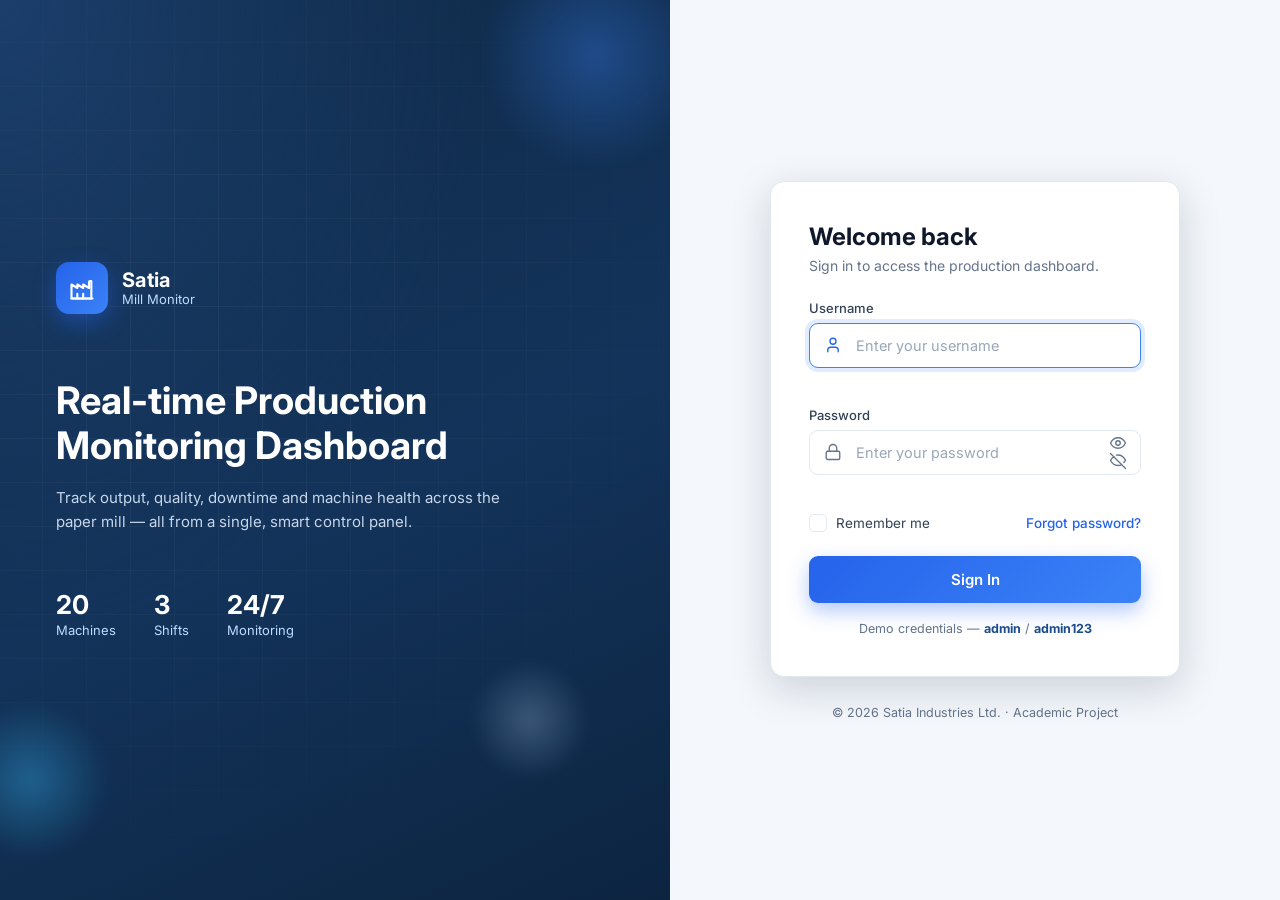
<file: alerts/index.html>
<!DOCTYPE html>
<html lang="en">
<head>
  <meta charset="UTF-8" />
  <meta name="viewport" content="width=device-width, initial-scale=1.0" />
  <meta name="description" content="Alerts & Notifications — Smart Paper Mill Monitoring Dashboard" />
  <title>Alerts · Smart Paper Mill Monitor</title>

  <link rel="preconnect" href="https://fonts.googleapis.com" />
  <link rel="preconnect" href="https://fonts.gstatic.com" crossorigin />
  <link href="https://fonts.googleapis.com/css2?family=Inter:wght@400;500;600;700;800&display=swap" rel="stylesheet" />
  <link rel="stylesheet" href="style.css" />
  <link rel="stylesheet" href="../assets/theme.css" />
  <script src="../assets/theme.js"></script>
</head>
<body>
  <div class="app">
    <aside class="sidebar" id="sidebar"></aside>
    <div class="overlay" id="overlay"></div>

    <div class="main">
      <header class="topbar">
        <div class="topbar-left">
          <button class="icon-btn menu-btn" id="menuBtn" aria-label="Open menu">
            <svg viewBox="0 0 24 24" width="22" height="22" fill="none" stroke="currentColor" stroke-width="2" stroke-linecap="round"><path d="M4 6h16M4 12h16M4 18h16"/></svg>
          </button>
          <div class="page-title">
            <h1>Alerts &amp; Notifications</h1>
            <p>Threshold and machine-status alerts</p>
          </div>
        </div>
        <div class="topbar-right">
          <div class="avatar topbar-avatar">AS</div>
        </div>
      </header>

      <main class="content">
        <!-- Summary chips -->
        <section class="summary-bar" id="summaryBar"><!-- injected --></section>

        <!-- Toolbar: filters + mark all read -->
        <section class="toolbar">
          <div class="filter-pills" id="filterPills" role="group" aria-label="Filter alerts">
            <button class="pill active" data-filter="all">All</button>
            <button class="pill" data-filter="unack">Unacknowledged</button>
            <button class="pill" data-filter="danger"><span class="pdot red"></span>Critical</button>
            <button class="pill" data-filter="warning"><span class="pdot amber"></span>Warning</button>
            <button class="pill" data-filter="info"><span class="pdot blue"></span>Info</button>
          </div>
          <button class="btn btn-ghost" id="markAllBtn">
            <svg viewBox="0 0 24 24" width="16" height="16" fill="none" stroke="currentColor" stroke-width="1.9" stroke-linecap="round" stroke-linejoin="round"><path d="M20 6 9 17l-5-5"/></svg>
            Mark all read
          </button>
        </section>

        <!-- Alerts list -->
        <section class="alerts-list" id="alertsList"><!-- injected --></section>

        <div class="empty-state" id="emptyState" hidden>
          <svg viewBox="0 0 24 24" width="40" height="40" fill="none" stroke="currentColor" stroke-width="1.5" stroke-linecap="round" stroke-linejoin="round"><path d="M10.3 21a1.94 1.94 0 0 0 3.4 0"/><path d="M21 17H3a3 3 0 0 0 1.7-2.7V10a7.3 7.3 0 0 1 14.6 0v4.3A3 3 0 0 0 21 17Z"/></svg>
          <p id="emptyText">No alerts to show.</p>
        </div>

        <footer class="page-footer">
          &copy; 2026 Satia Industries Ltd. · Smart Paper Mill Monitoring · Academic Project
        </footer>
      </main>
    </div>
  </div>

  <script src="../assets/auth.js"></script>
  <script src="../data/dummyData.js"></script>
  <script src="../assets/sidebar.js"></script>
  <script src="script.js"></script>
</body>
</html>
</file>
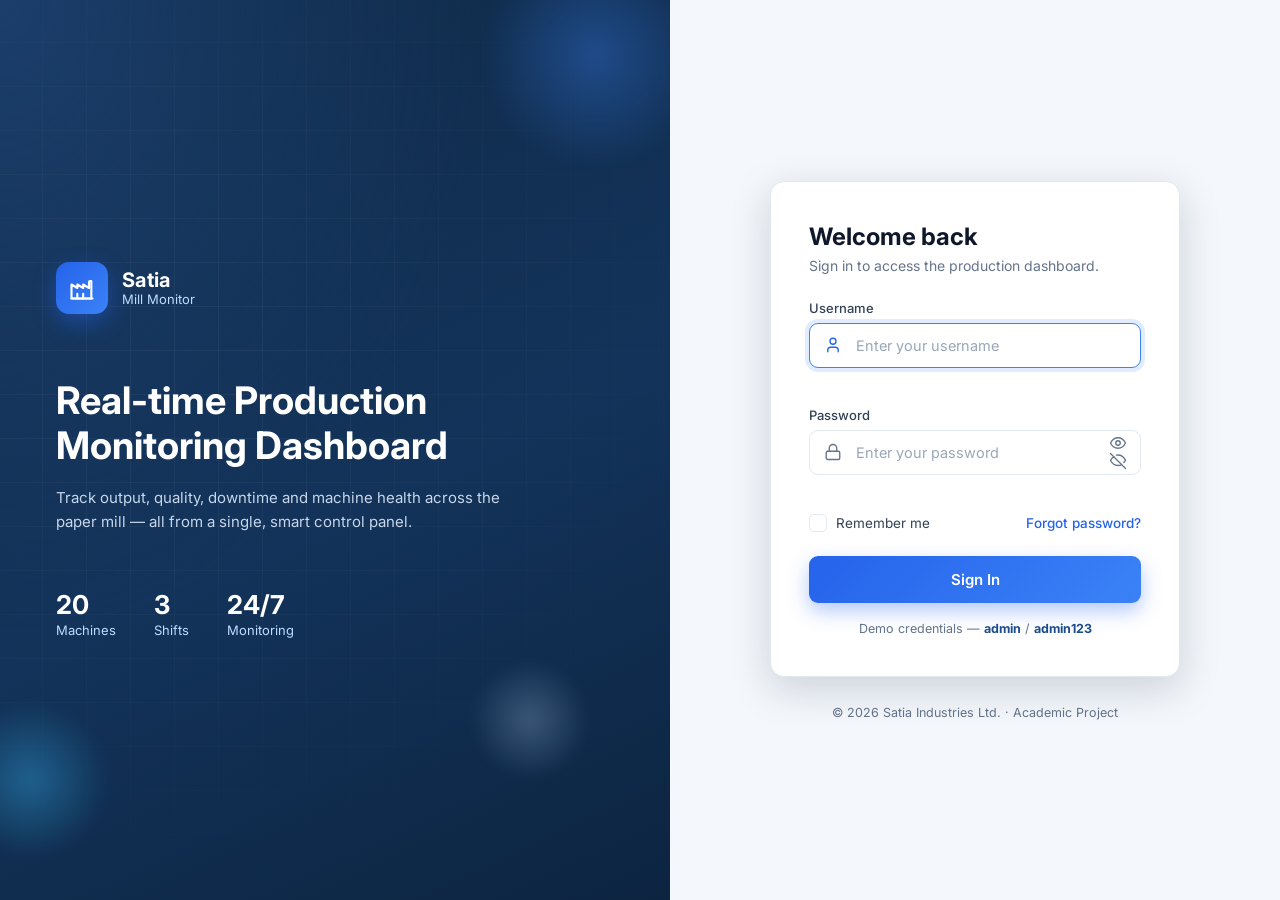
<file: downtime/index.html>
<!DOCTYPE html>
<html lang="en">
<head>
  <meta charset="UTF-8" />
  <meta name="viewport" content="width=device-width, initial-scale=1.0" />
  <meta name="description" content="Downtime Logging — Smart Paper Mill Monitoring Dashboard" />
  <title>Downtime · Smart Paper Mill Monitor</title>

  <link rel="preconnect" href="https://fonts.googleapis.com" />
  <link rel="preconnect" href="https://fonts.gstatic.com" crossorigin />
  <link href="https://fonts.googleapis.com/css2?family=Inter:wght@400;500;600;700;800&display=swap" rel="stylesheet" />
  <link rel="stylesheet" href="style.css" />
  <link rel="stylesheet" href="../assets/theme.css" />
  <script src="../assets/theme.js"></script>
</head>
<body>
  <div class="app">
    <aside class="sidebar" id="sidebar"></aside>
    <div class="overlay" id="overlay"></div>

    <div class="main">
      <header class="topbar">
        <div class="topbar-left">
          <button class="icon-btn menu-btn" id="menuBtn" aria-label="Open menu">
            <svg viewBox="0 0 24 24" width="22" height="22" fill="none" stroke="currentColor" stroke-width="2" stroke-linecap="round"><path d="M4 6h16M4 12h16M4 18h16"/></svg>
          </button>
          <div class="page-title">
            <h1>Downtime Logging</h1>
            <p>Record and track machine stoppages</p>
          </div>
        </div>
        <div class="topbar-right"><div class="avatar topbar-avatar">AS</div></div>
      </header>

      <main class="content">
        <section class="summary-bar" id="summaryBar"><!-- injected --></section>

        <!-- ADD DOWNTIME FORM -->
        <section class="card form-card">
          <div class="card-head">
            <div>
              <h2 id="formTitle">Log Downtime Event</h2>
              <p class="card-sub" id="formSub">Record a machine stoppage with its reason and duration</p>
            </div>
            <span class="mode-pill" id="modePill" hidden>Editing</span>
          </div>

          <form id="downtimeForm" novalidate>
            <div class="form-grid">
              <div class="field">
                <label for="date">Date <span class="req">*</span></label>
                <input type="date" id="date" name="date" required />
                <small class="field-error" data-error="date"></small>
              </div>
              <div class="field">
                <label for="machine">Machine <span class="req">*</span></label>
                <select id="machine" name="machine" required><option value="">Select machine</option></select>
                <small class="field-error" data-error="machine"></small>
              </div>
              <div class="field">
                <label for="shift">Shift <span class="req">*</span></label>
                <select id="shift" name="shift" required>
                  <option value="">Select shift</option>
                  <option value="Morning">Morning</option>
                  <option value="Evening">Evening</option>
                  <option value="Night">Night</option>
                </select>
                <small class="field-error" data-error="shift"></small>
              </div>
              <div class="field">
                <label for="reason">Reason <span class="req">*</span></label>
                <select id="reason" name="reason" required>
                  <option value="">Select reason</option>
                  <option value="Mechanical">Mechanical</option>
                  <option value="Electrical">Electrical</option>
                  <option value="Raw Material">Raw Material</option>
                  <option value="Changeover">Changeover</option>
                  <option value="Planned">Planned</option>
                  <option value="Power Cut">Power Cut</option>
                  <option value="Other">Other</option>
                </select>
                <small class="field-error" data-error="reason"></small>
              </div>
              <div class="field">
                <label for="start_time">Start Time <span class="req">*</span></label>
                <input type="time" id="start_time" name="start_time" required />
                <small class="field-error" data-error="start_time"></small>
              </div>
              <div class="field">
                <label for="end_time">End Time <span class="req">*</span></label>
                <input type="time" id="end_time" name="end_time" required />
                <small class="field-error" data-error="end_time"></small>
              </div>
            </div>

            <div class="form-actions">
              <button type="submit" class="btn btn-primary" id="saveBtn">
                <svg viewBox="0 0 24 24" width="16" height="16" fill="none" stroke="currentColor" stroke-width="1.9" stroke-linecap="round" stroke-linejoin="round"><path d="M19 21H5a2 2 0 0 1-2-2V5a2 2 0 0 1 2-2h11l5 5v11a2 2 0 0 1-2 2Z"/><path d="M17 21v-8H7v8M7 3v5h8"/></svg>
                <span id="saveLabel">Save Event</span>
              </button>
              <button type="reset" class="btn btn-secondary" id="resetBtn">Reset</button>
              <button type="button" class="btn btn-ghost" id="cancelBtn">Cancel</button>
            </div>
          </form>
        </section>

        <!-- TABLE -->
        <section class="card table-card">
          <div class="card-head">
            <div><h2>Downtime Events</h2><p class="card-sub"><span id="recordCount">0</span> event(s) found</p></div>
          </div>

          <div class="toolbar">
            <div class="search-box">
              <svg viewBox="0 0 24 24" width="18" height="18" fill="none" stroke="currentColor" stroke-width="1.8" stroke-linecap="round" stroke-linejoin="round"><circle cx="11" cy="11" r="8"/><path d="m21 21-4.3-4.3"/></svg>
              <input type="text" id="searchInput" placeholder="Search machine, reason…" aria-label="Search" />
            </div>
            <select id="reasonFilter" class="filter-select" aria-label="Filter by reason">
              <option value="all">All reasons</option>
              <option value="Mechanical">Mechanical</option>
              <option value="Electrical">Electrical</option>
              <option value="Raw Material">Raw Material</option>
              <option value="Changeover">Changeover</option>
              <option value="Planned">Planned</option>
              <option value="Power Cut">Power Cut</option>
              <option value="Other">Other</option>
            </select>
          </div>

          <div class="table-scroll">
            <table class="data-table">
              <thead>
                <tr>
                  <th>ID</th><th>Date</th><th>Machine</th><th>Shift</th>
                  <th>Reason</th><th>Start</th><th>End</th><th class="num">Duration (min)</th>
                  <th class="actions-col">Actions</th>
                </tr>
              </thead>
              <tbody id="recordsBody"><!-- injected --></tbody>
            </table>
          </div>

          <div class="empty-state" id="emptyState" hidden>
            <svg viewBox="0 0 24 24" width="40" height="40" fill="none" stroke="currentColor" stroke-width="1.5" stroke-linecap="round" stroke-linejoin="round"><circle cx="12" cy="13" r="8"/><path d="M12 9v4l2 2"/><path d="M5 3 2 6"/><path d="m22 6-3-3"/></svg>
            <p id="emptyText">No downtime events logged yet.</p>
          </div>
        </section>

        <footer class="page-footer">&copy; 2026 Satia Industries Ltd. · Smart Paper Mill Monitoring · Academic Project</footer>
      </main>
    </div>
  </div>

  <div class="toast" id="toast" role="status" aria-live="polite"></div>

  <script src="../assets/auth.js"></script>
  <script src="../data/dummyData.js"></script>
  <script src="../assets/sidebar.js"></script>
  <script src="script.js"></script>
</body>
</html>
</file>
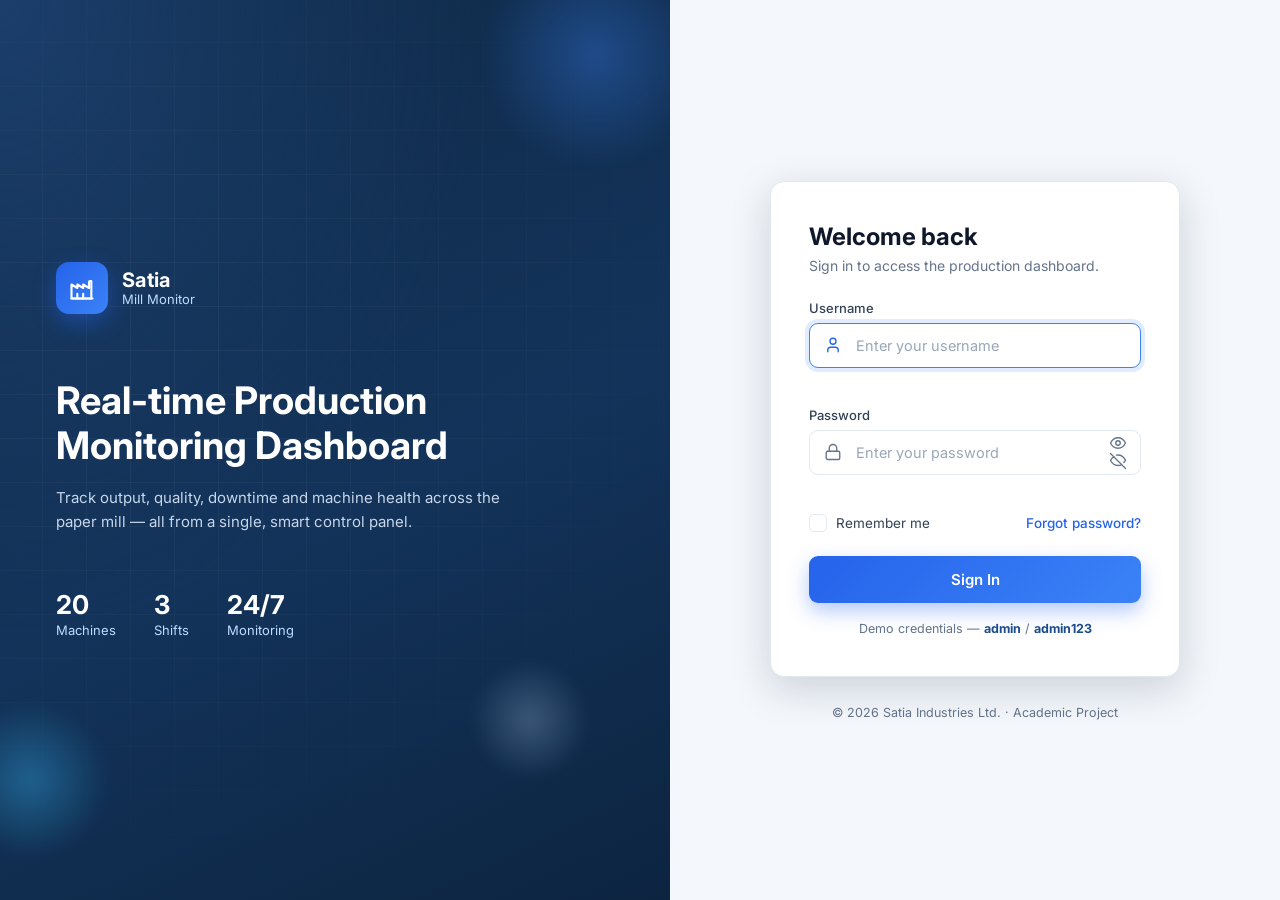
<file: login/index.html>
<!DOCTYPE html>
<html lang="en">
<head>
  <meta charset="UTF-8" />
  <meta name="viewport" content="width=device-width, initial-scale=1.0" />
  <meta name="description" content="Smart Paper Mill Production Monitoring Dashboard — Secure Login" />
  <title>Login · Smart Paper Mill Monitor</title>

  <!-- Inter font (degrades gracefully to system fonts if offline) -->
  <link rel="preconnect" href="https://fonts.googleapis.com" />
  <link rel="preconnect" href="https://fonts.gstatic.com" crossorigin />
  <link
    href="https://fonts.googleapis.com/css2?family=Inter:wght@400;500;600;700&display=swap"
    rel="stylesheet"
  />

  <link rel="stylesheet" href="style.css" />
  <link rel="stylesheet" href="../assets/theme.css" />
  <script src="../assets/theme.js"></script>
</head>
<body>
  <main class="login-wrapper">
    <!-- ============================================================= -->
    <!-- LEFT: Brand / Industrial panel                                -->
    <!-- ============================================================= -->
    <section class="brand-panel" aria-hidden="true">
      <!-- Animated blueprint grid + floating shapes -->
      <div class="blueprint-grid"></div>
      <span class="floating-shape shape-1"></span>
      <span class="floating-shape shape-2"></span>
      <span class="floating-shape shape-3"></span>

      <div class="brand-content">
        <!-- Logo placeholder (swap the SVG for your real logo) -->
        <div class="logo">
          <div class="logo-mark">
            <svg viewBox="0 0 24 24" width="28" height="28" fill="none"
                 stroke="currentColor" stroke-width="1.8"
                 stroke-linecap="round" stroke-linejoin="round">
              <path d="M3 21V9l5 3V9l5 3V9l5 3V7a1 1 0 0 1 1-1h1v15Z" />
              <path d="M3 21h18" />
              <path d="M8 21v-4" />
              <path d="M13 21v-4" />
            </svg>
          </div>
          <div class="logo-text">
            <strong>Satia</strong>
            <span>Mill Monitor</span>
          </div>
        </div>

        <div class="brand-copy">
          <h1>Real-time Production<br />Monitoring Dashboard</h1>
          <p>
            Track output, quality, downtime and machine health across the
            paper mill — all from a single, smart control panel.
          </p>
        </div>

        <ul class="brand-stats">
          <li><strong>20</strong><span>Machines</span></li>
          <li><strong>3</strong><span>Shifts</span></li>
          <li><strong>24/7</strong><span>Monitoring</span></li>
        </ul>
      </div>
    </section>

    <!-- ============================================================= -->
    <!-- RIGHT: Login form                                             -->
    <!-- ============================================================= -->
    <section class="form-panel">
      <div class="login-card">
        <!-- Compact logo shown on small screens when brand panel hides -->
        <div class="mobile-logo">
          <div class="logo-mark small">
            <svg viewBox="0 0 24 24" width="22" height="22" fill="none"
                 stroke="currentColor" stroke-width="1.8"
                 stroke-linecap="round" stroke-linejoin="round">
              <path d="M3 21V9l5 3V9l5 3V9l5 3V7a1 1 0 0 1 1-1h1v15Z" />
              <path d="M3 21h18" />
            </svg>
          </div>
          <span>Satia Mill Monitor</span>
        </div>

        <header class="card-header">
          <h2>Welcome back</h2>
          <p>Sign in to access the production dashboard.</p>
        </header>

        <!-- Global form-level message (errors / success) -->
        <div id="formMessage" class="form-message" role="alert" aria-live="polite"></div>

        <form id="loginForm" novalidate>
          <!-- Username -->
          <div class="field">
            <label for="username">Username</label>
            <div class="input-shell">
              <span class="input-icon" aria-hidden="true">
                <svg viewBox="0 0 24 24" width="18" height="18" fill="none"
                     stroke="currentColor" stroke-width="1.8"
                     stroke-linecap="round" stroke-linejoin="round">
                  <path d="M19 21v-2a4 4 0 0 0-4-4H9a4 4 0 0 0-4 4v2" />
                  <circle cx="12" cy="7" r="4" />
                </svg>
              </span>
              <input
                type="text"
                id="username"
                name="username"
                placeholder="Enter your username"
                autocomplete="username"
                required
              />
            </div>
            <small class="field-error" id="usernameError"></small>
          </div>

          <!-- Password -->
          <div class="field">
            <label for="password">Password</label>
            <div class="input-shell">
              <span class="input-icon" aria-hidden="true">
                <svg viewBox="0 0 24 24" width="18" height="18" fill="none"
                     stroke="currentColor" stroke-width="1.8"
                     stroke-linecap="round" stroke-linejoin="round">
                  <rect x="3" y="11" width="18" height="11" rx="2" />
                  <path d="M7 11V7a5 5 0 0 1 10 0v4" />
                </svg>
              </span>
              <input
                type="password"
                id="password"
                name="password"
                placeholder="Enter your password"
                autocomplete="current-password"
                required
              />
              <button type="button" class="toggle-password" id="togglePassword"
                      aria-label="Show password">
                <!-- eye -->
                <svg class="icon-eye" viewBox="0 0 24 24" width="18" height="18"
                     fill="none" stroke="currentColor" stroke-width="1.8"
                     stroke-linecap="round" stroke-linejoin="round">
                  <path d="M2 12s3.5-7 10-7 10 7 10 7-3.5 7-10 7-10-7-10-7Z" />
                  <circle cx="12" cy="12" r="3" />
                </svg>
                <!-- eye-off (hidden by default) -->
                <svg class="icon-eye-off" viewBox="0 0 24 24" width="18" height="18"
                     fill="none" stroke="currentColor" stroke-width="1.8"
                     stroke-linecap="round" stroke-linejoin="round" hidden>
                  <path d="M9.9 4.2A9.5 9.5 0 0 1 12 4c6.5 0 10 7 10 7a13.2 13.2 0 0 1-2.2 3" />
                  <path d="M6.6 6.6A13.2 13.2 0 0 0 2 11s3.5 7 10 7a9.5 9.5 0 0 0 4.1-.9" />
                  <path d="m2 2 20 20" />
                </svg>
              </button>
            </div>
            <small class="field-error" id="passwordError"></small>
          </div>

          <!-- Options row -->
          <div class="options-row">
            <label class="checkbox">
              <input type="checkbox" id="remember" name="remember" />
              <span class="checkmark"></span>
              Remember me
            </label>
            <a href="#" class="forgot-link">Forgot password?</a>
          </div>

          <!-- Submit -->
          <button type="submit" class="btn-login" id="loginBtn">
            <span class="btn-label">Sign In</span>
            <span class="btn-spinner" aria-hidden="true"></span>
          </button>

          <p class="demo-hint">
            Demo credentials — <strong>admin</strong> / <strong>admin123</strong>
          </p>
        </form>
      </div>

      <footer class="page-footer">
        &copy; 2026 Satia Industries Ltd. · Academic Project
      </footer>
    </section>
  </main>

  <script src="script.js"></script>
</body>
</html>
</file>
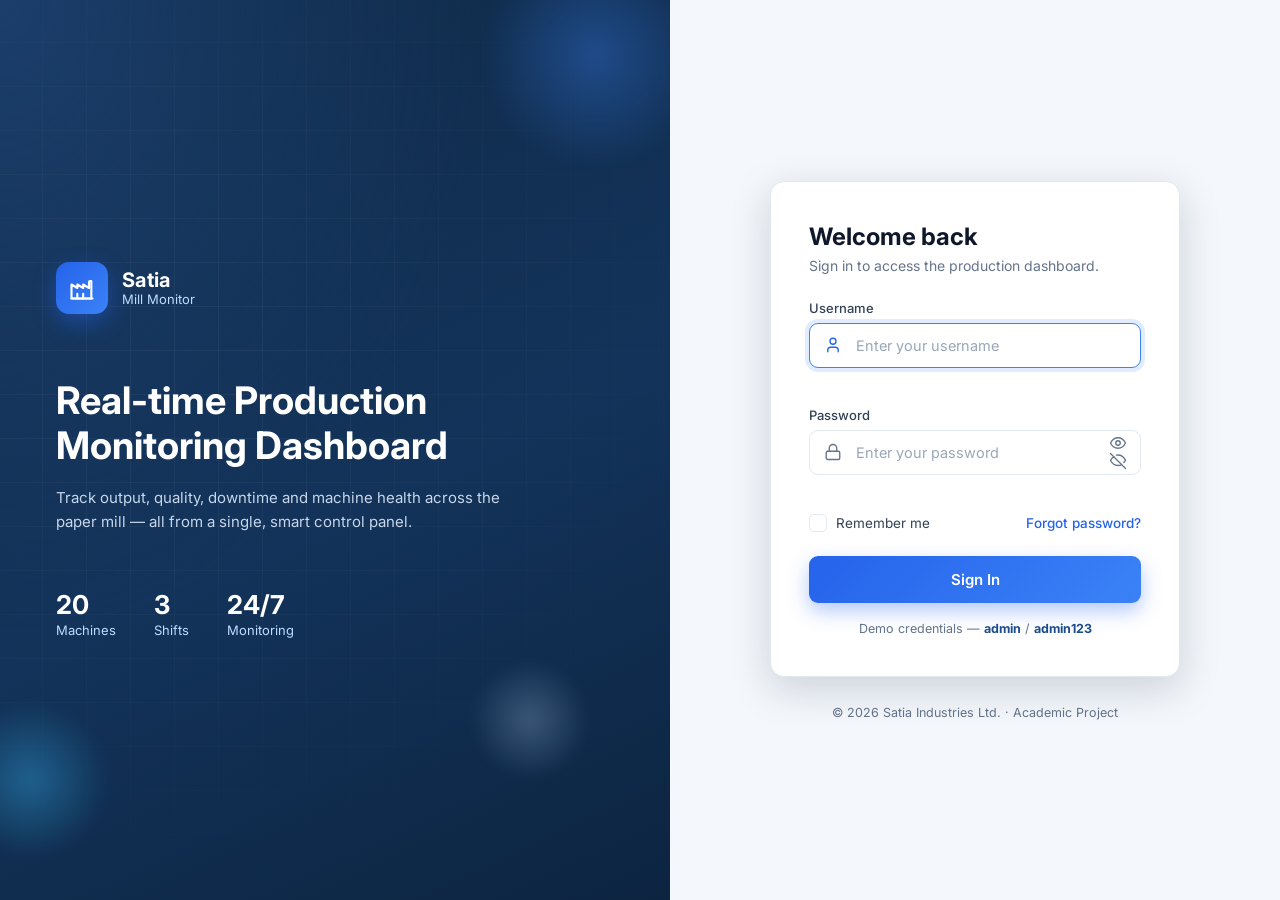
<file: machines/index.html>
<!DOCTYPE html>
<html lang="en">
<head>
  <meta charset="UTF-8" />
  <meta name="viewport" content="width=device-width, initial-scale=1.0" />
  <meta name="description" content="Machine Monitoring — Smart Paper Mill Monitoring Dashboard" />
  <title>Machine Monitoring · Smart Paper Mill Monitor</title>

  <link rel="preconnect" href="https://fonts.googleapis.com" />
  <link rel="preconnect" href="https://fonts.gstatic.com" crossorigin />
  <link href="https://fonts.googleapis.com/css2?family=Inter:wght@400;500;600;700;800&display=swap" rel="stylesheet" />
  <link rel="stylesheet" href="style.css" />
  <link rel="stylesheet" href="../assets/theme.css" />
  <script src="../assets/theme.js"></script>
</head>
<body>
  <div class="app">
    <!-- ============================== SIDEBAR ============================== -->
    <aside class="sidebar" id="sidebar"></aside>

    <div class="overlay" id="overlay"></div>

    <!-- ============================== MAIN ============================== -->
    <div class="main">
      <header class="topbar">
        <div class="topbar-left">
          <button class="icon-btn menu-btn" id="menuBtn" aria-label="Open menu">
            <svg viewBox="0 0 24 24" width="22" height="22" fill="none" stroke="currentColor" stroke-width="2" stroke-linecap="round"><path d="M4 6h16M4 12h16M4 18h16"/></svg>
          </button>
          <div class="page-title">
            <h1>Machine Monitoring</h1>
            <p>Live status and health across the plant</p>
          </div>
        </div>
        <div class="topbar-right">
          <div class="live-pill">
            <span class="live-dot"></span> Live · <span id="lastUpdated">--:--:--</span>
          </div>
          <div class="avatar topbar-avatar">AS</div>
        </div>
      </header>

      <main class="content">
        <!-- ===== Summary chips ===== -->
        <section class="summary-bar" id="summaryBar"><!-- injected --></section>

        <!-- ===== Toolbar: search + filters ===== -->
        <section class="toolbar">
          <div class="search-box">
            <svg viewBox="0 0 24 24" width="18" height="18" fill="none" stroke="currentColor" stroke-width="1.8" stroke-linecap="round" stroke-linejoin="round"><circle cx="11" cy="11" r="8"/><path d="m21 21-4.3-4.3"/></svg>
            <input type="text" id="searchInput" placeholder="Search by machine name or ID…" aria-label="Search machines" />
          </div>

          <div class="filter-pills" id="filterPills" role="group" aria-label="Filter by status">
            <button class="pill active" data-filter="all">All</button>
            <button class="pill" data-filter="running"><span class="pdot green"></span>Running</button>
            <button class="pill" data-filter="idle"><span class="pdot amber"></span>Idle</button>
            <button class="pill" data-filter="maintenance"><span class="pdot red"></span>Maintenance</button>
            <button class="pill" data-filter="stopped"><span class="pdot slate"></span>Stopped</button>
          </div>
        </section>

        <!-- ===== Machine cards grid ===== -->
        <section class="machine-grid" id="machineGrid" aria-label="Machines"><!-- injected --></section>

        <!-- ===== Empty state ===== -->
        <div class="empty-state" id="emptyState" hidden>
          <svg viewBox="0 0 24 24" width="40" height="40" fill="none" stroke="currentColor" stroke-width="1.5" stroke-linecap="round" stroke-linejoin="round"><circle cx="11" cy="11" r="8"/><path d="m21 21-4.3-4.3"/></svg>
          <p>No machines match your search or filter.</p>
        </div>

        <footer class="page-footer">
          &copy; 2026 Satia Industries Ltd. · Smart Paper Mill Monitoring · Academic Project
        </footer>
      </main>
    </div>
  </div>

  <script src="../assets/auth.js"></script>
  <script src="../data/dummyData.js"></script>
  <script src="../assets/sidebar.js"></script>
  <script src="script.js"></script>
</body>
</html>
</file>
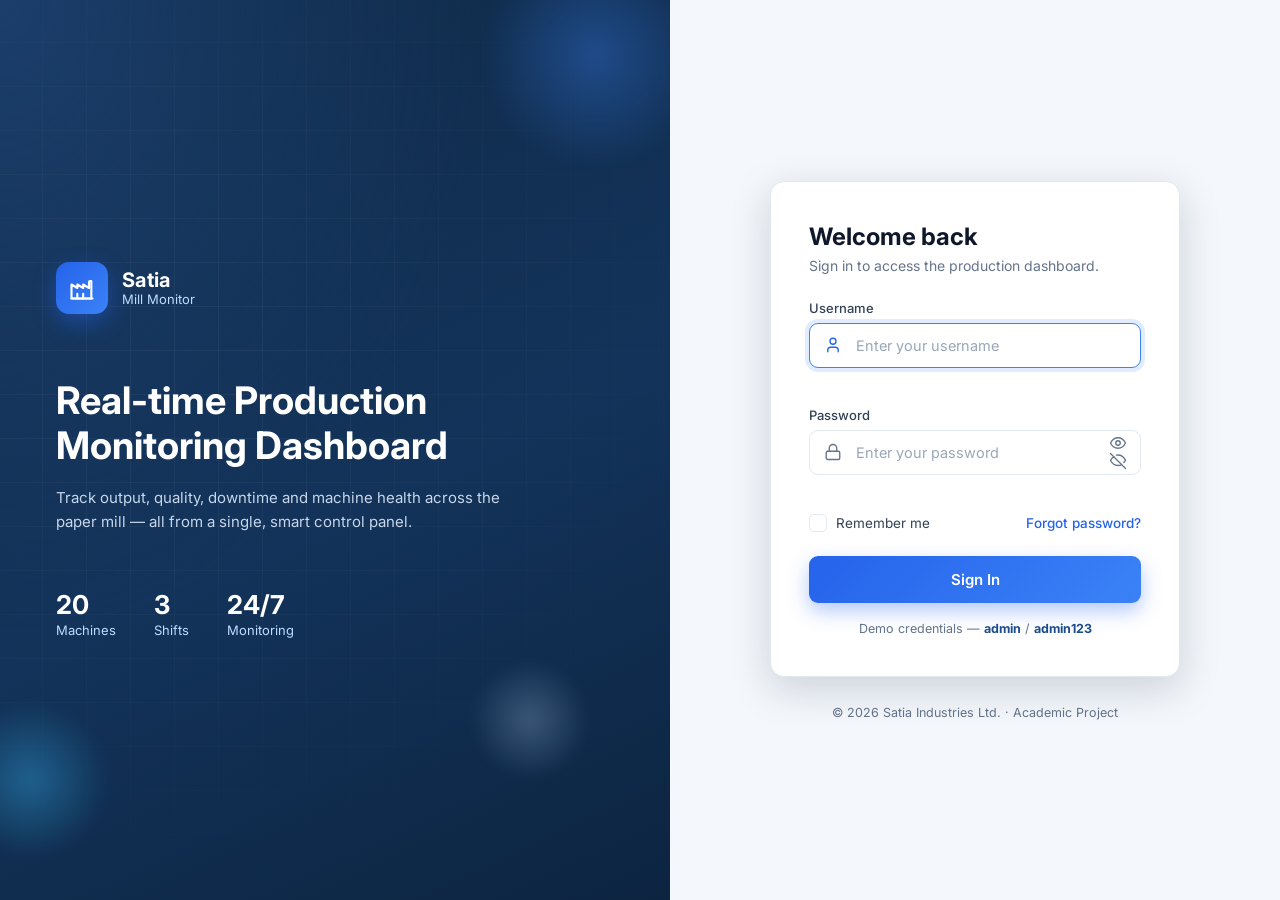
<file: maintenance/index.html>
<!DOCTYPE html>
<html lang="en">
<head>
  <meta charset="UTF-8" />
  <meta name="viewport" content="width=device-width, initial-scale=1.0" />
  <meta name="description" content="Maintenance Management — Smart Paper Mill Monitoring Dashboard" />
  <title>Maintenance Management · Smart Paper Mill Monitor</title>

  <link rel="preconnect" href="https://fonts.googleapis.com" />
  <link rel="preconnect" href="https://fonts.gstatic.com" crossorigin />
  <link href="https://fonts.googleapis.com/css2?family=Inter:wght@400;500;600;700;800&display=swap" rel="stylesheet" />
  <link rel="stylesheet" href="style.css" />
  <link rel="stylesheet" href="../assets/theme.css" />
  <script src="../assets/theme.js"></script>
</head>
<body>
  <div class="app">
    <!-- ============================== SIDEBAR ============================== -->
    <aside class="sidebar" id="sidebar"></aside>

    <div class="overlay" id="overlay"></div>

    <!-- ============================== MAIN ============================== -->
    <div class="main">
      <header class="topbar">
        <div class="topbar-left">
          <button class="icon-btn menu-btn" id="menuBtn" aria-label="Open menu">
            <svg viewBox="0 0 24 24" width="22" height="22" fill="none" stroke="currentColor" stroke-width="2" stroke-linecap="round"><path d="M4 6h16M4 12h16M4 18h16"/></svg>
          </button>
          <div class="page-title">
            <h1>Maintenance Management</h1>
            <p>Log, track and resolve machine maintenance</p>
          </div>
        </div>
        <div class="topbar-right">
          <div class="avatar topbar-avatar">AS</div>
        </div>
      </header>

      <main class="content">
        <!-- ===== Summary chips ===== -->
        <section class="summary-bar" id="summaryBar"><!-- injected --></section>

        <!-- ===== ADD MAINTENANCE RECORD FORM ===== -->
        <section class="card form-card">
          <div class="card-head">
            <div>
              <h2 id="formTitle">Add Maintenance Record</h2>
              <p class="card-sub" id="formSub">Log a new maintenance request or job</p>
            </div>
            <span class="mode-pill" id="modePill" hidden>Editing</span>
          </div>

          <form id="maintenanceForm" novalidate>
            <div class="form-grid">
              <!-- Machine -->
              <div class="field">
                <label for="machine">Machine <span class="req">*</span></label>
                <select id="machine" name="machine" required>
                  <option value="">Select machine</option>
                </select>
                <small class="field-error" data-error="machine"></small>
              </div>

              <!-- Engineer -->
              <div class="field">
                <label for="engineer">Engineer <span class="req">*</span></label>
                <select id="engineer" name="engineer" required>
                  <option value="">Assign engineer</option>
                </select>
                <small class="field-error" data-error="engineer"></small>
              </div>

              <!-- Date -->
              <div class="field">
                <label for="date">Date <span class="req">*</span></label>
                <input type="date" id="date" name="date" required />
                <small class="field-error" data-error="date"></small>
              </div>

              <!-- Priority -->
              <div class="field">
                <label for="priority">Priority <span class="req">*</span></label>
                <select id="priority" name="priority" required>
                  <option value="">Select priority</option>
                  <option value="Low">Low</option>
                  <option value="Medium">Medium</option>
                  <option value="High">High</option>
                  <option value="Critical">Critical</option>
                </select>
                <small class="field-error" data-error="priority"></small>
              </div>

              <!-- Status -->
              <div class="field">
                <label for="status">Status <span class="req">*</span></label>
                <select id="status" name="status" required>
                  <option value="">Select status</option>
                  <option value="Open">Open</option>
                  <option value="In Progress">In Progress</option>
                  <option value="Completed">Completed</option>
                  <option value="Cancelled">Cancelled</option>
                </select>
                <small class="field-error" data-error="status"></small>
              </div>

              <!-- Spacer keeps the grid tidy on wide screens -->
              <div class="field field-spacer" aria-hidden="true"></div>

              <!-- Problem (full width) -->
              <div class="field field-full">
                <label for="problem">Problem Description <span class="req">*</span></label>
                <textarea id="problem" name="problem" rows="2"
                          placeholder="Describe the fault or maintenance task…"></textarea>
                <small class="field-error" data-error="problem"></small>
              </div>
            </div>

            <div class="form-actions">
              <button type="submit" class="btn btn-primary" id="saveBtn">
                <svg viewBox="0 0 24 24" width="16" height="16" fill="none" stroke="currentColor" stroke-width="1.9" stroke-linecap="round" stroke-linejoin="round"><path d="M19 21H5a2 2 0 0 1-2-2V5a2 2 0 0 1 2-2h11l5 5v11a2 2 0 0 1-2 2Z"/><path d="M17 21v-8H7v8M7 3v5h8"/></svg>
                <span id="saveLabel">Save Record</span>
              </button>
              <button type="reset" class="btn btn-secondary" id="resetBtn">
                <svg viewBox="0 0 24 24" width="16" height="16" fill="none" stroke="currentColor" stroke-width="1.9" stroke-linecap="round" stroke-linejoin="round"><path d="M3 12a9 9 0 1 0 3-6.7L3 8"/><path d="M3 3v5h5"/></svg>
                Reset
              </button>
              <button type="button" class="btn btn-ghost" id="cancelBtn">
                <svg viewBox="0 0 24 24" width="16" height="16" fill="none" stroke="currentColor" stroke-width="1.9" stroke-linecap="round" stroke-linejoin="round"><path d="M18 6 6 18M6 6l12 12"/></svg>
                Cancel
              </button>
            </div>
          </form>
        </section>

        <!-- ===== RECORDS TABLE ===== -->
        <section class="card table-card">
          <div class="card-head">
            <div>
              <h2>Maintenance Records</h2>
              <p class="card-sub"><span id="recordCount">0</span> record(s) found</p>
            </div>
          </div>

          <!-- Toolbar: search + filters -->
          <div class="toolbar">
            <div class="search-box">
              <svg viewBox="0 0 24 24" width="18" height="18" fill="none" stroke="currentColor" stroke-width="1.8" stroke-linecap="round" stroke-linejoin="round"><circle cx="11" cy="11" r="8"/><path d="m21 21-4.3-4.3"/></svg>
              <input type="text" id="searchInput" placeholder="Search machine, problem, engineer…" aria-label="Search records" />
            </div>

            <div class="filters">
              <div class="filter-pills" id="statusPills" role="group" aria-label="Filter by status">
                <button class="pill active" data-status="all">All</button>
                <button class="pill" data-status="Open">Open</button>
                <button class="pill" data-status="In Progress">In Progress</button>
                <button class="pill" data-status="Completed">Completed</button>
                <button class="pill" data-status="Cancelled">Cancelled</button>
              </div>

              <select id="priorityFilter" class="filter-select" aria-label="Filter by priority">
                <option value="all">All priorities</option>
                <option value="Low">Low</option>
                <option value="Medium">Medium</option>
                <option value="High">High</option>
                <option value="Critical">Critical</option>
              </select>
            </div>
          </div>

          <div class="table-scroll">
            <table class="data-table">
              <thead>
                <tr>
                  <th>ID</th>
                  <th>Machine</th>
                  <th>Problem</th>
                  <th>Priority</th>
                  <th>Engineer</th>
                  <th>Date</th>
                  <th>Status</th>
                  <th class="actions-col">Actions</th>
                </tr>
              </thead>
              <tbody id="recordsBody"><!-- injected --></tbody>
            </table>
          </div>

          <div class="empty-state" id="emptyState" hidden>
            <svg viewBox="0 0 24 24" width="40" height="40" fill="none" stroke="currentColor" stroke-width="1.5" stroke-linecap="round" stroke-linejoin="round"><path d="M14.7 6.3a1 1 0 0 0 0 1.4l1.6 1.6a1 1 0 0 0 1.4 0l3.77-3.77a6 6 0 0 1-7.94 7.94l-6.91 6.91a2.12 2.12 0 0 1-3-3l6.91-6.91a6 6 0 0 1 7.94-7.94l-3.76 3.76Z"/></svg>
            <p id="emptyText">No maintenance records yet.</p>
          </div>
        </section>

        <footer class="page-footer">
          &copy; 2026 Satia Industries Ltd. · Smart Paper Mill Monitoring · Academic Project
        </footer>
      </main>
    </div>
  </div>

  <div class="toast" id="toast" role="status" aria-live="polite"></div>

  <script src="../assets/auth.js"></script>
  <script src="../data/dummyData.js"></script>
  <script src="../assets/sidebar.js"></script>
  <script src="script.js"></script>
</body>
</html>
</file>
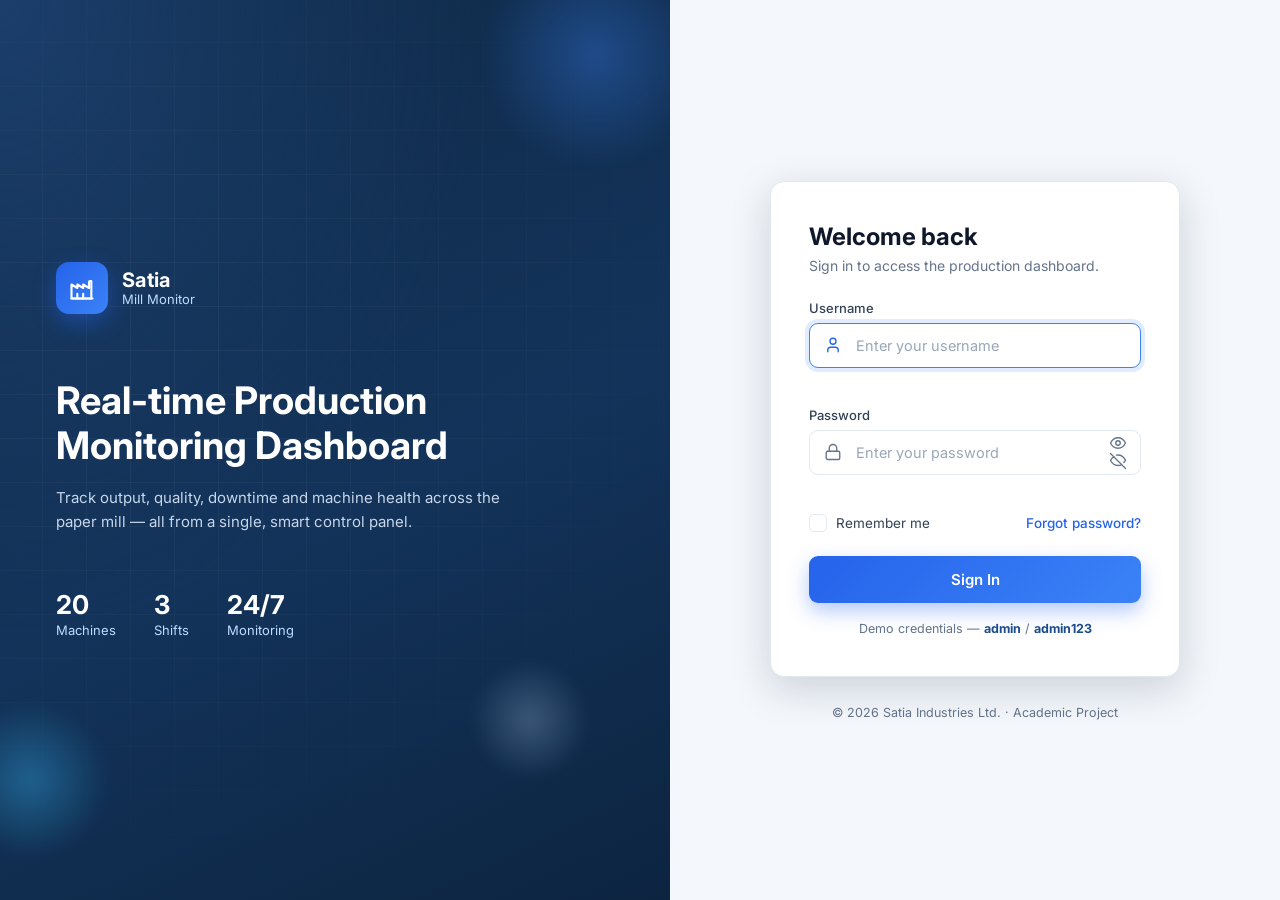
<file: production/index.html>
<!DOCTYPE html>
<html lang="en">
<head>
  <meta charset="UTF-8" />
  <meta name="viewport" content="width=device-width, initial-scale=1.0" />
  <meta name="description" content="Production Entry — Smart Paper Mill Monitoring Dashboard" />
  <title>Production Entry · Smart Paper Mill Monitor</title>

  <link rel="preconnect" href="https://fonts.googleapis.com" />
  <link rel="preconnect" href="https://fonts.gstatic.com" crossorigin />
  <link
    href="https://fonts.googleapis.com/css2?family=Inter:wght@400;500;600;700;800&display=swap"
    rel="stylesheet"
  />
  <link rel="stylesheet" href="style.css" />
  <link rel="stylesheet" href="../assets/theme.css" />
  <script src="../assets/theme.js"></script>
</head>
<body>
  <div class="app">
    <!-- ============================================================= -->
    <!-- SIDEBAR                                                        -->
    <!-- ============================================================= -->
    <aside class="sidebar" id="sidebar"></aside>

    <div class="overlay" id="overlay"></div>

    <!-- ============================================================= -->
    <!-- MAIN                                                           -->
    <!-- ============================================================= -->
    <div class="main">
      <header class="topbar">
        <div class="topbar-left">
          <button class="icon-btn menu-btn" id="menuBtn" aria-label="Open menu">
            <svg viewBox="0 0 24 24" width="22" height="22" fill="none" stroke="currentColor" stroke-width="2" stroke-linecap="round"><path d="M4 6h16M4 12h16M4 18h16"/></svg>
          </button>
          <div class="page-title">
            <h1>Production Entry</h1>
            <p>Record and manage shift-wise production data</p>
          </div>
        </div>
        <div class="topbar-right">
          <div class="avatar topbar-avatar">AS</div>
        </div>
      </header>

      <main class="content">
        <!-- ================= ADD PRODUCTION RECORD FORM ================= -->
        <section class="card form-card">
          <div class="card-head">
            <div>
              <h2 id="formTitle">Add Production Record</h2>
              <p class="card-sub" id="formSub">Fill in the details and save the entry</p>
            </div>
            <span class="mode-pill" id="modePill" hidden>Editing</span>
          </div>

          <form id="productionForm" novalidate>
            <div class="form-grid">
              <!-- Date -->
              <div class="field">
                <label for="date">Date <span class="req">*</span></label>
                <input type="date" id="date" name="date" required />
                <small class="field-error" data-error="date"></small>
              </div>

              <!-- Shift -->
              <div class="field">
                <label for="shift">Shift <span class="req">*</span></label>
                <select id="shift" name="shift" required>
                  <option value="">Select shift</option>
                  <option value="Morning">Morning (06:00–14:00)</option>
                  <option value="Evening">Evening (14:00–22:00)</option>
                  <option value="Night">Night (22:00–06:00)</option>
                </select>
                <small class="field-error" data-error="shift"></small>
              </div>

              <!-- Machine -->
              <div class="field">
                <label for="machine">Machine <span class="req">*</span></label>
                <select id="machine" name="machine" required>
                  <option value="">Select machine</option>
                </select>
                <small class="field-error" data-error="machine"></small>
              </div>

              <!-- Operator -->
              <div class="field">
                <label for="operator">Operator <span class="req">*</span></label>
                <select id="operator" name="operator" required>
                  <option value="">Select operator</option>
                </select>
                <small class="field-error" data-error="operator"></small>
              </div>

              <!-- Production Quantity -->
              <div class="field">
                <label for="quantity">Production Quantity (tonnes) <span class="req">*</span></label>
                <input type="number" id="quantity" name="quantity" min="0" step="0.1"
                       placeholder="e.g. 18.5" required />
                <small class="field-error" data-error="quantity"></small>
              </div>

              <!-- Quality Grade -->
              <div class="field">
                <label for="grade">Paper Grade <span class="req">*</span></label>
                <select id="grade" name="grade" required>
                  <option value="">Select grade</option>
                  <option value="Copier Paper (70 GSM)">Copier Paper (70 GSM)</option>
                  <option value="Writing Paper (80 GSM)">Writing Paper (80 GSM)</option>
                  <option value="Printing Paper (90 GSM)">Printing Paper (90 GSM)</option>
                  <option value="Packaging Paper (120 GSM)">Packaging Paper (120 GSM)</option>
                  <option value="Premium Bond Paper">Premium Bond Paper</option>
                </select>
                <small class="field-error" data-error="grade"></small>
              </div>

              <!-- GSM -->
              <div class="field">
                <label for="gsm">GSM (g/m²)</label>
                <input type="number" id="gsm" name="gsm" min="0" step="1" placeholder="e.g. 70" />
              </div>

              <!-- Moisture -->
              <div class="field">
                <label for="moisture">Moisture (%)</label>
                <input type="number" id="moisture" name="moisture" min="0" step="0.1" placeholder="e.g. 5.2" />
              </div>

              <!-- Speed -->
              <div class="field">
                <label for="speed">Machine Speed (m/min)</label>
                <input type="number" id="speed" name="speed" min="0" step="1" placeholder="e.g. 620" />
              </div>

              <!-- Remarks (full width) -->
              <div class="field field-full">
                <label for="remarks">Remarks</label>
                <textarea id="remarks" name="remarks" rows="2"
                          placeholder="Optional notes (e.g. sheet break, speed change)…"></textarea>
              </div>
            </div>

            <!-- Buttons -->
            <div class="form-actions">
              <button type="submit" class="btn btn-primary" id="saveBtn">
                <svg viewBox="0 0 24 24" width="16" height="16" fill="none" stroke="currentColor" stroke-width="1.9" stroke-linecap="round" stroke-linejoin="round"><path d="M19 21H5a2 2 0 0 1-2-2V5a2 2 0 0 1 2-2h11l5 5v11a2 2 0 0 1-2 2Z"/><path d="M17 21v-8H7v8M7 3v5h8"/></svg>
                <span id="saveLabel">Save Record</span>
              </button>
              <button type="reset" class="btn btn-secondary" id="resetBtn">
                <svg viewBox="0 0 24 24" width="16" height="16" fill="none" stroke="currentColor" stroke-width="1.9" stroke-linecap="round" stroke-linejoin="round"><path d="M3 12a9 9 0 1 0 3-6.7L3 8"/><path d="M3 3v5h5"/></svg>
                Reset
              </button>
              <button type="button" class="btn btn-ghost" id="cancelBtn">
                <svg viewBox="0 0 24 24" width="16" height="16" fill="none" stroke="currentColor" stroke-width="1.9" stroke-linecap="round" stroke-linejoin="round"><path d="M18 6 6 18M6 6l12 12"/></svg>
                Cancel
              </button>
            </div>
          </form>
        </section>

        <!-- ================= RECORDS TABLE ================= -->
        <section class="card table-card">
          <div class="card-head">
            <div>
              <h2>Production Records</h2>
              <p class="card-sub"><span id="recordCount">0</span> record(s) found</p>
            </div>
            <div class="search-box">
              <svg viewBox="0 0 24 24" width="18" height="18" fill="none" stroke="currentColor" stroke-width="1.8" stroke-linecap="round" stroke-linejoin="round"><circle cx="11" cy="11" r="8"/><path d="m21 21-4.3-4.3"/></svg>
              <input type="text" id="searchInput" placeholder="Search records…" aria-label="Search records" />
            </div>
          </div>

          <div class="table-scroll">
            <table class="data-table">
              <thead>
                <tr>
                  <th>Date</th>
                  <th>Shift</th>
                  <th>Machine</th>
                  <th>Operator</th>
                  <th class="num">Qty (t)</th>
                  <th>Grade</th>
                  <th class="num">GSM</th>
                  <th class="num">Moisture %</th>
                  <th class="num">Speed</th>
                  <th>Remarks</th>
                  <th class="actions-col">Actions</th>
                </tr>
              </thead>
              <tbody id="recordsBody"><!-- rows injected by script.js --></tbody>
            </table>
          </div>

          <!-- Empty state -->
          <div class="empty-state" id="emptyState" hidden>
            <svg viewBox="0 0 24 24" width="40" height="40" fill="none" stroke="currentColor" stroke-width="1.5" stroke-linecap="round" stroke-linejoin="round"><path d="M14 2H6a2 2 0 0 0-2 2v16a2 2 0 0 0 2 2h12a2 2 0 0 0 2-2V8Z"/><path d="M14 2v6h6"/><path d="M9 15h6M9 11h2"/></svg>
            <p id="emptyText">No production records yet.</p>
          </div>
        </section>

        <footer class="page-footer">
          &copy; 2026 Satia Industries Ltd. · Smart Paper Mill Monitoring · Academic Project
        </footer>
      </main>
    </div>
  </div>

  <!-- Toast container -->
  <div class="toast" id="toast" role="status" aria-live="polite"></div>

  <script src="../assets/auth.js"></script>
  <script src="../data/dummyData.js"></script>
  <script src="../assets/sidebar.js"></script>
  <script src="script.js"></script>
</body>
</html>
</file>
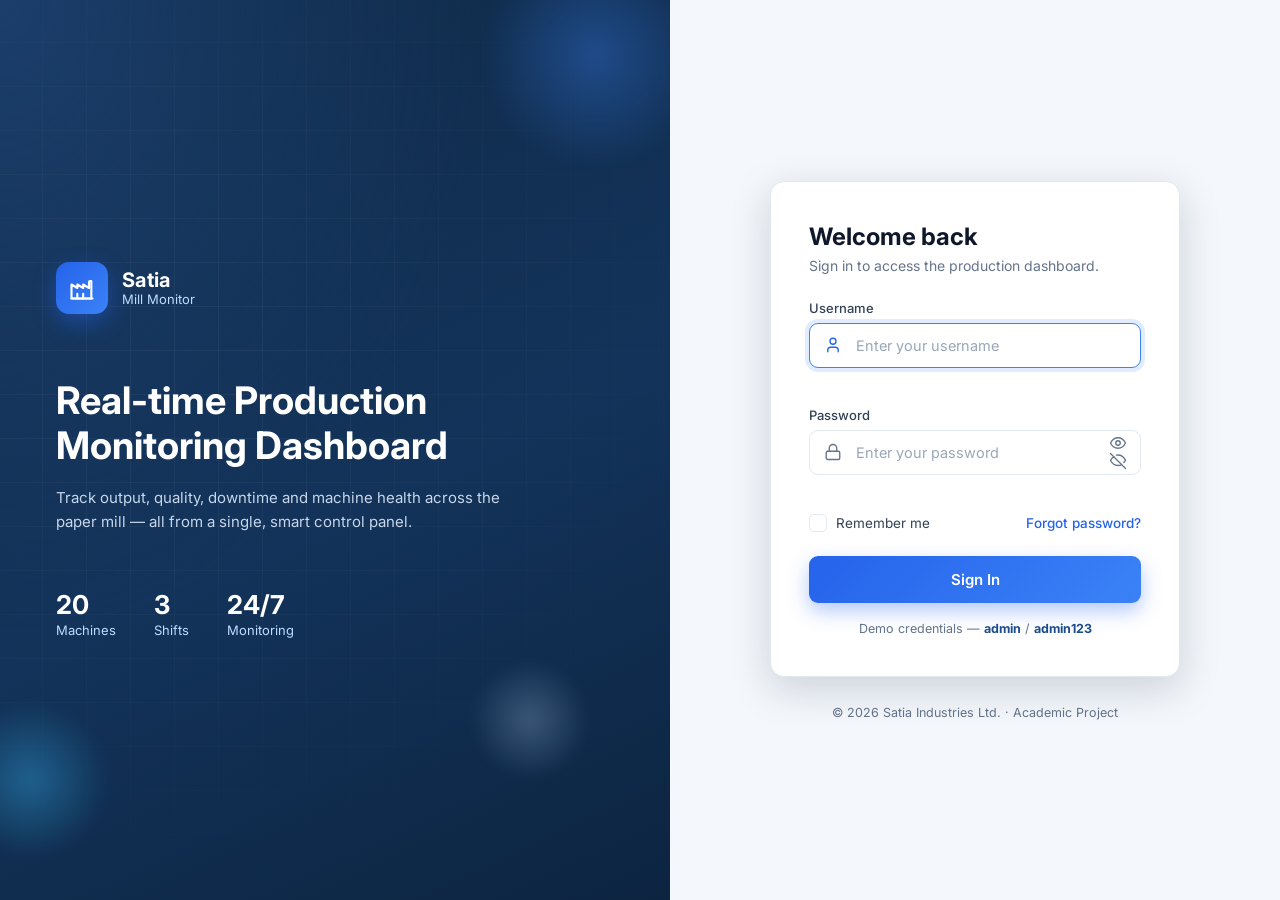
<file: settings/index.html>
<!DOCTYPE html>
<html lang="en">
<head>
  <meta charset="UTF-8" />
  <meta name="viewport" content="width=device-width, initial-scale=1.0" />
  <meta name="description" content="Settings — Smart Paper Mill Monitoring Dashboard" />
  <title>Settings · Smart Paper Mill Monitor</title>

  <link rel="preconnect" href="https://fonts.googleapis.com" />
  <link rel="preconnect" href="https://fonts.gstatic.com" crossorigin />
  <link href="https://fonts.googleapis.com/css2?family=Inter:wght@400;500;600;700;800&display=swap" rel="stylesheet" />
  <link rel="stylesheet" href="style.css" />
  <link rel="stylesheet" href="../assets/theme.css" />
  <script src="../assets/theme.js"></script>
</head>
<body data-require-role="Administrator">
  <div class="app">
    <!-- Sidebar is injected by the shared component -->
    <aside class="sidebar" id="sidebar"></aside>
    <div class="overlay" id="overlay"></div>

    <div class="main">
      <header class="topbar">
        <div class="topbar-left">
          <button class="icon-btn menu-btn" id="menuBtn" aria-label="Open menu">
            <svg viewBox="0 0 24 24" width="22" height="22" fill="none" stroke="currentColor" stroke-width="2" stroke-linecap="round"><path d="M4 6h16M4 12h16M4 18h16"/></svg>
          </button>
          <div class="page-title">
            <h1>Settings</h1>
            <p>Configure your account and system preferences</p>
          </div>
        </div>
        <div class="topbar-right">
          <div class="avatar topbar-avatar">AS</div>
        </div>
      </header>

      <main class="content">
        <div class="settings-layout">
          <!-- Sub navigation -->
          <aside class="settings-nav" id="settingsNav">
            <button class="snav-item active" data-tab="general">
              <svg viewBox="0 0 24 24" width="18" height="18" fill="none" stroke="currentColor" stroke-width="1.8" stroke-linecap="round" stroke-linejoin="round"><path d="M19 21v-2a4 4 0 0 0-4-4H9a4 4 0 0 0-4 4v2"/><circle cx="12" cy="7" r="4"/></svg>
              General
            </button>
            <button class="snav-item" data-tab="users">
              <svg viewBox="0 0 24 24" width="18" height="18" fill="none" stroke="currentColor" stroke-width="1.8" stroke-linecap="round" stroke-linejoin="round"><path d="M16 21v-2a4 4 0 0 0-4-4H6a4 4 0 0 0-4 4v2"/><circle cx="9" cy="7" r="4"/><path d="M22 21v-2a4 4 0 0 0-3-3.87"/><path d="M16 3.13a4 4 0 0 1 0 7.75"/></svg>
              Users
            </button>
            <button class="snav-item" data-tab="machines">
              <svg viewBox="0 0 24 24" width="18" height="18" fill="none" stroke="currentColor" stroke-width="1.8" stroke-linecap="round" stroke-linejoin="round"><path d="M2 20h20"/><path d="M4 20V8l5 3V8l5 3V8l5 3v9"/><path d="M9 20v-4h2v4"/></svg>
              Machines
            </button>
            <button class="snav-item" data-tab="activity">
              <svg viewBox="0 0 24 24" width="18" height="18" fill="none" stroke="currentColor" stroke-width="1.8" stroke-linecap="round" stroke-linejoin="round"><path d="M3 3v5h5"/><path d="M3.05 13A9 9 0 1 0 6 5.3L3 8"/><path d="M12 7v5l4 2"/></svg>
              Activity
            </button>
            <button class="snav-item" data-tab="notifications">
              <svg viewBox="0 0 24 24" width="18" height="18" fill="none" stroke="currentColor" stroke-width="1.8" stroke-linecap="round" stroke-linejoin="round"><path d="M10.3 21a1.94 1.94 0 0 0 3.4 0"/><path d="M21 17H3a3 3 0 0 0 1.7-2.7V10a7.3 7.3 0 0 1 14.6 0v4.3A3 3 0 0 0 21 17Z"/></svg>
              Notifications
            </button>
            <button class="snav-item" data-tab="thresholds">
              <svg viewBox="0 0 24 24" width="18" height="18" fill="none" stroke="currentColor" stroke-width="1.8" stroke-linecap="round" stroke-linejoin="round"><line x1="4" y1="21" x2="4" y2="14"/><line x1="4" y1="10" x2="4" y2="3"/><line x1="12" y1="21" x2="12" y2="12"/><line x1="12" y1="8" x2="12" y2="3"/><line x1="20" y1="21" x2="20" y2="16"/><line x1="20" y1="12" x2="20" y2="3"/><line x1="1" y1="14" x2="7" y2="14"/><line x1="9" y1="8" x2="15" y2="8"/><line x1="17" y1="16" x2="23" y2="16"/></svg>
              Thresholds
            </button>
            <button class="snav-item" data-tab="appearance">
              <svg viewBox="0 0 24 24" width="18" height="18" fill="none" stroke="currentColor" stroke-width="1.8" stroke-linecap="round" stroke-linejoin="round"><circle cx="13.5" cy="6.5" r="2.5"/><circle cx="19" cy="12" r="2.5"/><circle cx="6" cy="12" r="2.5"/><circle cx="10" cy="19" r="2.5"/><path d="M12 2a10 10 0 1 0 0 20"/></svg>
              Appearance
            </button>
          </aside>

          <!-- Panels -->
          <section class="settings-panels">
            <!-- GENERAL -->
            <div class="panel active" data-panel="general">
              <div class="card">
                <h2>Profile</h2>
                <p class="panel-sub">Update your personal information</p>
                <div class="form-grid">
                  <div class="field"><label>Full Name</label><input type="text" value="Amrit Singh" /></div>
                  <div class="field"><label>Email</label><input type="email" value="amrit.singh@satia.local" /></div>
                  <div class="field"><label>Role</label><input type="text" value="Administrator" disabled /></div>
                  <div class="field"><label>Phone</label><input type="text" value="+91 98765 43210" /></div>
                </div>
              </div>
              <div class="card">
                <h2>Plant Defaults</h2>
                <p class="panel-sub">Default values used across the dashboard</p>
                <div class="form-grid">
                  <div class="field"><label>Default Shift</label>
                    <select><option>Shift A</option><option selected>Shift B</option><option>Shift C</option></select>
                  </div>
                  <div class="field"><label>Production Unit</label>
                    <select><option selected>Tonnes (t)</option><option>Kilograms (kg)</option></select>
                  </div>
                </div>
              </div>
            </div>

            <!-- USERS (admin) -->
            <div class="panel" data-panel="users">
              <div class="card">
                <div class="users-head">
                  <div><h2>User Management</h2><p class="panel-sub">Create accounts and assign roles</p></div>
                  <button class="btn btn-primary" id="addUserToggle" type="button">+ Add User</button>
                </div>

                <!-- Add-user form (hidden until toggled) -->
                <form class="add-user" id="addUserForm" hidden>
                  <div class="form-grid">
                    <div class="field"><label>Full Name</label><input type="text" id="nu_name" required /></div>
                    <div class="field"><label>Email</label><input type="email" id="nu_email" required /></div>
                    <div class="field"><label>Username</label><input type="text" id="nu_username" required /></div>
                    <div class="field"><label>Password</label><input type="password" id="nu_password" required /></div>
                    <div class="field"><label>Role</label>
                      <select id="nu_role">
                        <option>Administrator</option><option>Plant Manager</option>
                        <option>Shift Supervisor</option><option selected>Machine Operator</option>
                      </select>
                    </div>
                  </div>
                  <div class="form-actions">
                    <button type="submit" class="btn btn-primary">Create User</button>
                    <button type="button" class="btn btn-ghost" id="addUserCancel">Cancel</button>
                  </div>
                </form>

                <div class="table-scroll">
                  <table class="data-table">
                    <thead>
                      <tr><th>Name</th><th>Email</th><th>Username</th><th>Role</th><th>Active</th><th class="actions-col">Actions</th></tr>
                    </thead>
                    <tbody id="usersBody"><!-- injected --></tbody>
                  </table>
                </div>
                <p class="users-hint" id="usersHint">Loading users…</p>
              </div>
            </div>

            <!-- MACHINES (admin) -->
            <div class="panel" data-panel="machines">
              <div class="card">
                <div class="users-head">
                  <div><h2>Machine Management</h2><p class="panel-sub">Add, edit or disable plant machines</p></div>
                  <button class="btn btn-primary" id="addMachineToggle" type="button">+ Add Machine</button>
                </div>

                <form class="add-user" id="addMachineForm" hidden>
                  <div class="form-grid">
                    <div class="field"><label>Machine ID</label><input type="text" id="nm_id" placeholder="e.g. PM-121" required /></div>
                    <div class="field"><label>Name</label><input type="text" id="nm_name" required /></div>
                    <div class="field"><label>Department</label>
                      <select id="nm_department">
                        <option>Raw Material Yard</option><option>Pulp Preparation</option>
                        <option>Chemical Processing</option><option>Paper Machine Section</option>
                        <option>Drying Section</option><option>Finishing &amp; Cutting</option>
                        <option>Packaging</option><option>Dispatch</option><option>Maintenance</option><option>Utilities</option>
                      </select>
                    </div>
                    <div class="field"><label>Capacity (TPD)</label><input type="number" id="nm_capacity" /></div>
                    <div class="field"><label>Status</label>
                      <select id="nm_status"><option>Running</option><option selected>Idle</option><option>Maintenance</option><option>Stopped</option></select>
                    </div>
                  </div>
                  <div class="form-actions">
                    <button type="submit" class="btn btn-primary">Create Machine</button>
                    <button type="button" class="btn btn-ghost" id="addMachineCancel">Cancel</button>
                  </div>
                </form>

                <div class="table-scroll">
                  <table class="data-table">
                    <thead>
                      <tr><th>ID</th><th>Name</th><th>Department</th><th class="num">Capacity</th><th>Status</th><th>Active</th><th class="actions-col">Actions</th></tr>
                    </thead>
                    <tbody id="machinesBody"><!-- injected --></tbody>
                  </table>
                </div>
                <p class="users-hint" id="machinesHint">Loading machines…</p>
              </div>
            </div>

            <!-- ACTIVITY LOG (admin) -->
            <div class="panel" data-panel="activity">
              <div class="card">
                <div class="users-head">
                  <div><h2>Activity Log</h2><p class="panel-sub">Audit trail of logins and key changes</p></div>
                  <button class="btn btn-ghost" id="refreshActivity" type="button">Refresh</button>
                </div>
                <div class="table-scroll">
                  <table class="data-table">
                    <thead>
                      <tr><th>Time</th><th>User</th><th>Action</th><th>Entity</th><th>Detail</th></tr>
                    </thead>
                    <tbody id="activityBody"><!-- injected --></tbody>
                  </table>
                </div>
                <p class="users-hint" id="activityHint">Loading activity…</p>
              </div>
            </div>

            <!-- NOTIFICATIONS -->
            <div class="panel" data-panel="notifications">
              <div class="card">
                <h2>Alert Preferences</h2>
                <p class="panel-sub">Choose what you get notified about</p>
                <ul class="toggle-list">
                  <li><div><strong>Machine downtime</strong><span>Notify when a machine stops unexpectedly</span></div><label class="switch"><input type="checkbox" checked><span class="slider"></span></label></li>
                  <li><div><strong>Quality out-of-spec</strong><span>Alert on GSM / moisture deviations</span></div><label class="switch"><input type="checkbox" checked><span class="slider"></span></label></li>
                  <li><div><strong>Maintenance due</strong><span>Remind about scheduled maintenance</span></div><label class="switch"><input type="checkbox"><span class="slider"></span></label></li>
                  <li><div><strong>Daily report email</strong><span>Send a production summary at shift end</span></div><label class="switch"><input type="checkbox" checked><span class="slider"></span></label></li>
                </ul>
              </div>
            </div>

            <!-- THRESHOLDS -->
            <div class="panel" data-panel="thresholds">
              <div class="card">
                <h2>Parameter Thresholds</h2>
                <p class="panel-sub">Limits that trigger quality / temperature alerts</p>
                <div class="form-grid">
                  <div class="field"><label>GSM Minimum</label><input type="number" id="th_gsm_min" /></div>
                  <div class="field"><label>GSM Maximum</label><input type="number" id="th_gsm_max" /></div>
                  <div class="field"><label>Moisture Max (%)</label><input type="number" id="th_moisture_max" step="0.1" /></div>
                  <div class="field"><label>Temperature Max (°C)</label><input type="number" id="th_temp_max" /></div>
                  <div class="field"><label>Min Efficiency (%)</label><input type="number" id="th_efficiency_min" /></div>
                  <div class="field"><label>Downtime Alert (min)</label><input type="number" id="th_downtime_max" /></div>
                </div>
                <div class="form-actions" style="margin-top:18px">
                  <button class="btn btn-primary" id="saveThresholdsBtn" type="button">Save Thresholds</button>
                  <span class="users-hint" id="thresholdsHint"></span>
                </div>
              </div>
            </div>

            <!-- APPEARANCE -->
            <div class="panel" data-panel="appearance">
              <div class="card">
                <h2>Appearance</h2>
                <p class="panel-sub">Personalize how the dashboard looks</p>
                <ul class="toggle-list">
                  <li><div><strong>Compact density</strong><span>Reduce padding for more data on screen</span></div><label class="switch"><input type="checkbox"><span class="slider"></span></label></li>
                  <li><div><strong>Dark mode</strong><span>Switch the dashboard to a dark theme</span></div><label class="switch"><input type="checkbox" data-theme-toggle><span class="slider"></span></label></li>
                  <li><div><strong>Show live tickers</strong><span>Animate live metric updates</span></div><label class="switch"><input type="checkbox" checked><span class="slider"></span></label></li>
                </ul>
              </div>
            </div>

            <!-- Save bar -->
            <div class="save-bar">
              <button class="btn btn-ghost" id="resetBtn">Discard</button>
              <button class="btn btn-primary" id="saveBtn">
                <svg viewBox="0 0 24 24" width="16" height="16" fill="none" stroke="currentColor" stroke-width="1.9" stroke-linecap="round" stroke-linejoin="round"><path d="M19 21H5a2 2 0 0 1-2-2V5a2 2 0 0 1 2-2h11l5 5v11a2 2 0 0 1-2 2Z"/><path d="M17 21v-8H7v8M7 3v5h8"/></svg>
                Save Changes
              </button>
            </div>
          </section>
        </div>

        <footer class="page-footer">
          &copy; 2026 Satia Industries Ltd. · Smart Paper Mill Monitoring · Academic Project
        </footer>
      </main>
    </div>
  </div>

  <div class="toast" id="toast" role="status" aria-live="polite"></div>

  <script src="../assets/auth.js"></script>
  <script src="../assets/sidebar.js"></script>
  <script src="script.js"></script>
</body>
</html>
</file>
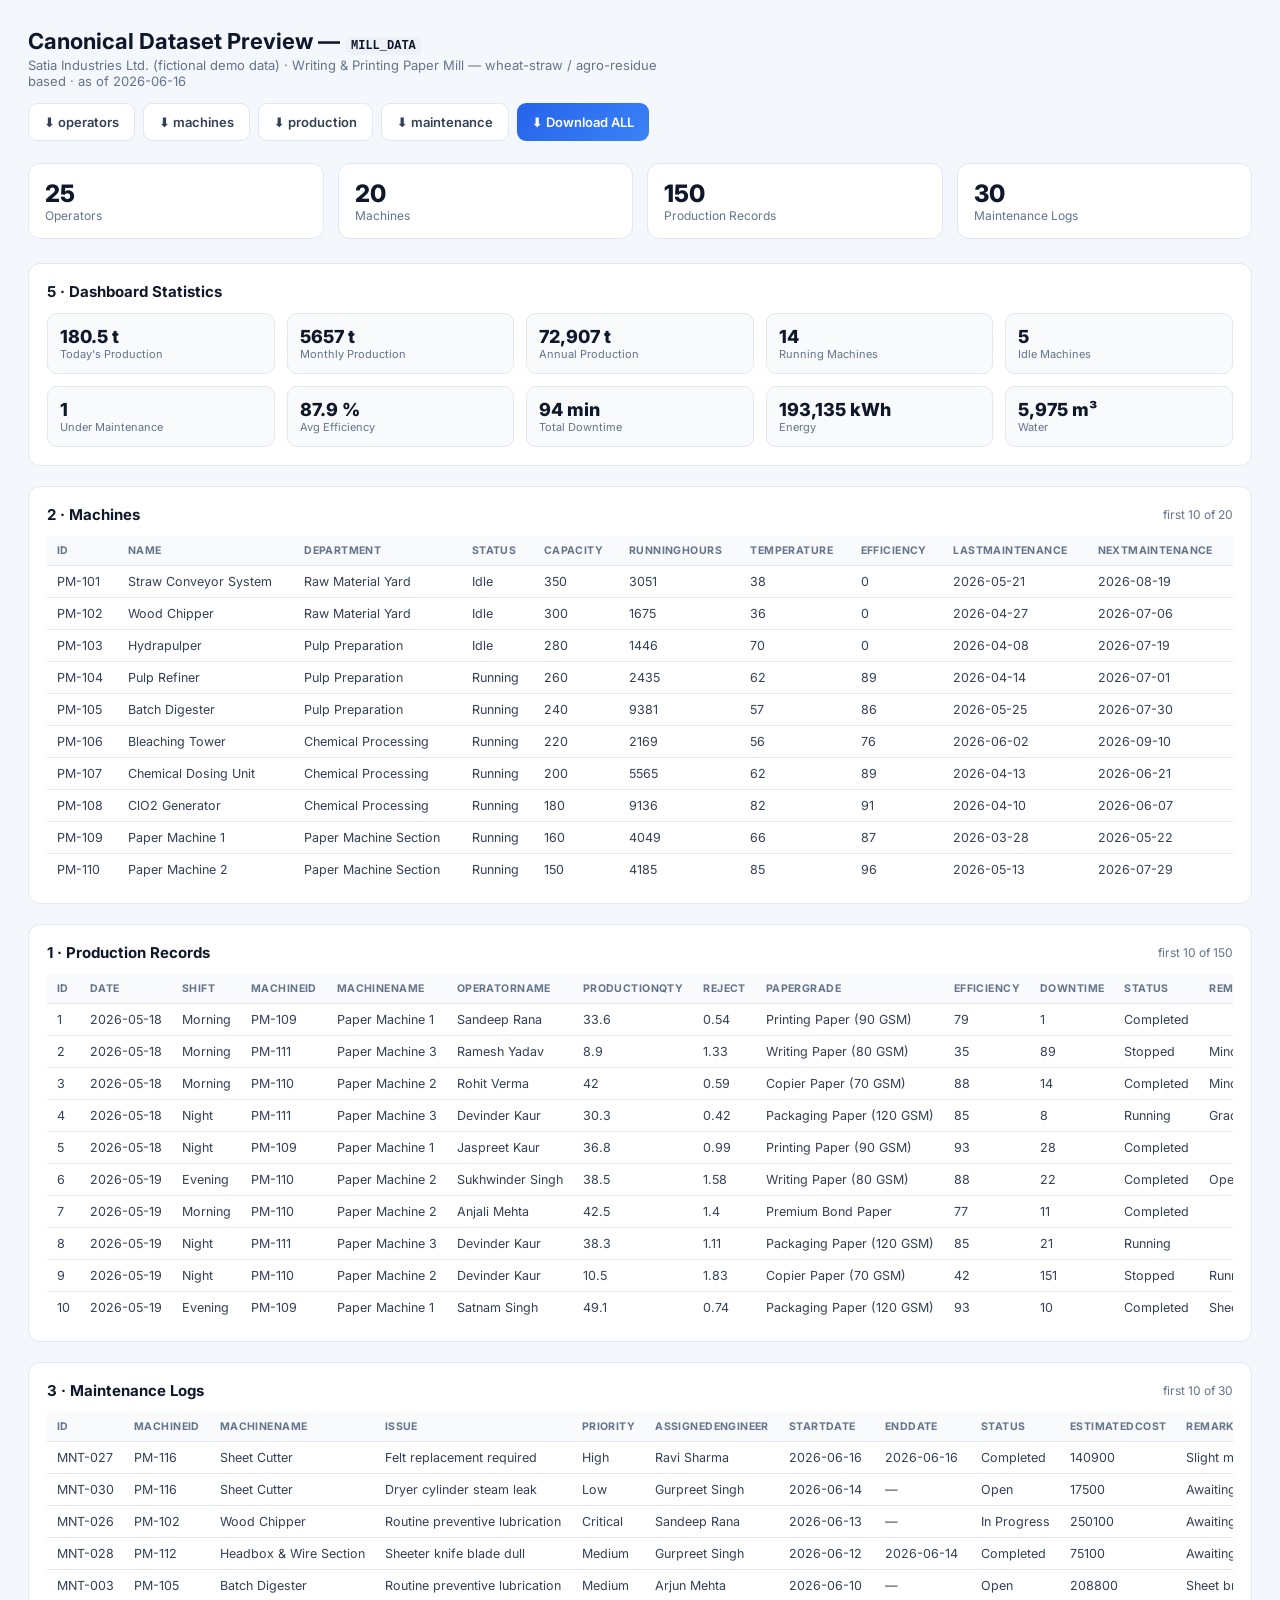
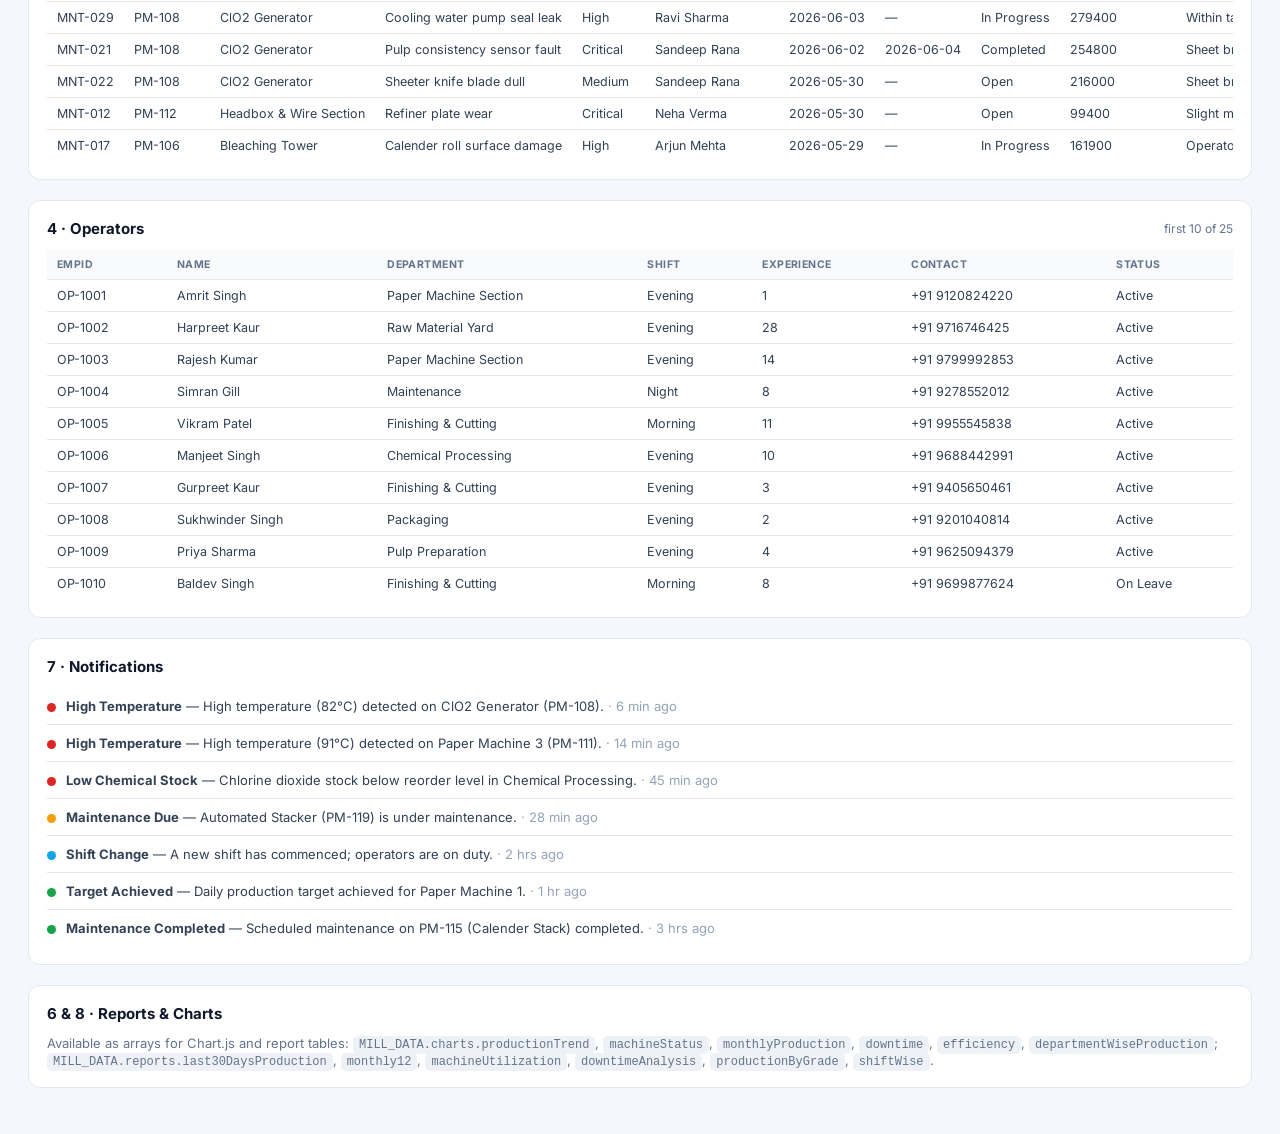
<file: data/preview.html>
<!DOCTYPE html>
<html lang="en">
<head>
  <meta charset="UTF-8" />
  <meta name="viewport" content="width=device-width, initial-scale=1.0" />
  <title>Dataset Preview · Satia Mill Monitor</title>
  <link href="https://fonts.googleapis.com/css2?family=Inter:wght@400;500;600;700;800&display=swap" rel="stylesheet" />
  <style>
    :root { --blue:#2563eb; --navy:#0f2a47; --bg:#f4f7fb; --border:#e2e8f0; --muted:#64748b; --strong:#0f172a; }
    * { box-sizing:border-box; margin:0; padding:0; }
    body { font-family:"Inter",system-ui,sans-serif; background:var(--bg); color:#334155; padding:28px; }
    header { display:flex; align-items:flex-start; justify-content:space-between; flex-wrap:wrap; gap:14px; margin-bottom:22px; }
    h1 { font-size:22px; color:var(--strong); }
    header p { font-size:13px; color:var(--muted); margin-top:3px; max-width:640px; }
    .btn { font-family:inherit; font-size:13px; font-weight:600; border:none; border-radius:9px; padding:10px 15px; cursor:pointer;
           background:linear-gradient(135deg,#2563eb,#3b82f6); color:#fff; }
    .btn.ghost { background:#fff; color:#334155; border:1px solid var(--border); }
    .grid { display:grid; gap:14px; margin-bottom:24px; }
    .c4 { grid-template-columns:repeat(4,1fr); } .c5 { grid-template-columns:repeat(5,1fr); }
    .chip { background:#fff; border:1px solid var(--border); border-radius:12px; padding:15px 16px; }
    .chip .v { font-size:24px; font-weight:800; color:var(--strong); } .chip .l { font-size:12px; color:var(--muted); }
    section.card { background:#fff; border:1px solid var(--border); border-radius:12px; padding:18px; margin-bottom:20px; }
    .card-head { display:flex; align-items:center; justify-content:space-between; gap:12px; margin-bottom:12px; flex-wrap:wrap; }
    .card-head h2 { font-size:15px; color:var(--strong); } .card-head .sub { font-size:12px; color:var(--muted); }
    .scroll { overflow-x:auto; }
    table { width:100%; border-collapse:collapse; font-size:12.5px; white-space:nowrap; }
    th { text-align:left; font-size:10.5px; text-transform:uppercase; letter-spacing:.04em; color:var(--muted); background:#f8fafc; padding:8px 10px; border-bottom:1px solid var(--border); }
    td { padding:8px 10px; border-bottom:1px solid var(--border); } tr:last-child td { border-bottom:none; }
    .stat-grid { display:grid; grid-template-columns:repeat(5,1fr); gap:12px; }
    .stat { background:#f8fafc; border:1px solid var(--border); border-radius:10px; padding:12px; }
    .stat .v { font-size:18px; font-weight:800; color:var(--strong); } .stat .l { font-size:11px; color:var(--muted); }
    .notif { display:flex; gap:10px; padding:10px 0; border-bottom:1px solid var(--border); font-size:13px; }
    .notif:last-child { border-bottom:none; } .dot { width:9px; height:9px; border-radius:50%; margin-top:5px; flex-shrink:0; }
    code { background:#eef2f7; padding:2px 6px; border-radius:5px; font-size:12px; }
  </style>
</head>
<body>
  <header>
    <div>
      <h1>Canonical Dataset Preview — <code>MILL_DATA</code></h1>
      <p id="meta">Loading…</p>
    </div>
    <div style="display:flex; gap:8px; flex-wrap:wrap;">
      <button class="btn ghost" onclick="dl('operators')">⬇ operators</button>
      <button class="btn ghost" onclick="dl('machines')">⬇ machines</button>
      <button class="btn ghost" onclick="dl('productionRecords')">⬇ production</button>
      <button class="btn ghost" onclick="dl('maintenanceLogs')">⬇ maintenance</button>
      <button class="btn" onclick="dlAll()">⬇ Download ALL</button>
    </div>
  </header>

  <div class="grid c4" id="chips"></div>

  <section class="card">
    <div class="card-head"><h2>5 · Dashboard Statistics</h2></div>
    <div class="stat-grid" id="stats"></div>
  </section>

  <section class="card">
    <div class="card-head"><h2>2 · Machines</h2><span class="sub">first 10 of 20</span></div>
    <div class="scroll"><table id="tMachines"></table></div>
  </section>

  <section class="card">
    <div class="card-head"><h2>1 · Production Records</h2><span class="sub">first 10 of <span id="pc"></span></span></div>
    <div class="scroll"><table id="tProduction"></table></div>
  </section>

  <section class="card">
    <div class="card-head"><h2>3 · Maintenance Logs</h2><span class="sub">first 10 of 30</span></div>
    <div class="scroll"><table id="tMaintenance"></table></div>
  </section>

  <section class="card">
    <div class="card-head"><h2>4 · Operators</h2><span class="sub">first 10 of 25</span></div>
    <div class="scroll"><table id="tOperators"></table></div>
  </section>

  <section class="card">
    <div class="card-head"><h2>7 · Notifications</h2></div>
    <div id="notifs"></div>
  </section>

  <section class="card">
    <div class="card-head"><h2>6 &amp; 8 · Reports &amp; Charts</h2></div>
    <p style="font-size:13px;color:var(--muted)">Available as arrays for Chart.js and report tables:
      <code>MILL_DATA.charts.productionTrend</code>, <code>machineStatus</code>, <code>monthlyProduction</code>,
      <code>downtime</code>, <code>efficiency</code>, <code>departmentWiseProduction</code>;
      <code>MILL_DATA.reports.last30DaysProduction</code>, <code>monthly12</code>, <code>machineUtilization</code>,
      <code>downtimeAnalysis</code>, <code>productionByGrade</code>, <code>shiftWise</code>.</p>
  </section>

  <script src="dummyData.js"></script>
  <script>
    const D = window.MILL_DATA;
    document.getElementById("meta").textContent = `${D.meta.company} · ${D.meta.plant} · as of ${D.meta.asOfDate}`;
    document.getElementById("pc").textContent = D.productionRecords.length;

    const c = D.meta.counts;
    document.getElementById("chips").innerHTML = [
      ["Operators", c.operators], ["Machines", c.machines],
      ["Production Records", c.productionRecords], ["Maintenance Logs", c.maintenanceLogs]
    ].map(([l, v]) => `<div class="chip"><div class="v">${v}</div><div class="l">${l}</div></div>`).join("");

    const s = D.dashboardStats;
    document.getElementById("stats").innerHTML = [
      ["Today's Production", s.todaysProduction + " t"], ["Monthly Production", s.monthlyProduction + " t"],
      ["Annual Production", s.annualProduction.toLocaleString() + " t"], ["Running Machines", s.runningMachines],
      ["Idle Machines", s.idleMachines], ["Under Maintenance", s.underMaintenance],
      ["Avg Efficiency", s.averageEfficiency + " %"], ["Total Downtime", s.totalDowntime + " min"],
      ["Energy", s.energyConsumption.toLocaleString() + " kWh"], ["Water", s.waterConsumption.toLocaleString() + " m³"]
    ].map(([l, v]) => `<div class="stat"><div class="v">${v}</div><div class="l">${l}</div></div>`).join("");

    function table(id, rows, n = 10) {
      const data = rows.slice(0, n); if (!data.length) return;
      const cols = Object.keys(data[0]);
      document.getElementById(id).innerHTML =
        "<thead><tr>" + cols.map((k) => `<th>${k}</th>`).join("") + "</tr></thead><tbody>" +
        data.map((r) => "<tr>" + cols.map((k) => `<td>${r[k] === null ? "—" : r[k]}</td>`).join("") + "</tr>").join("") +
        "</tbody>";
    }
    table("tMachines", D.machines);
    table("tProduction", D.productionRecords);
    table("tMaintenance", D.maintenanceLogs);
    table("tOperators", D.operators);

    const color = { info:"#0ea5e9", warning:"#f59e0b", danger:"#dc2626", success:"#16a34a" };
    document.getElementById("notifs").innerHTML = D.notifications.map((n) =>
      `<div class="notif"><span class="dot" style="background:${color[n.type]}"></span>
       <span><strong>${n.title}</strong> — ${n.message} <span style="color:#94a3b8">· ${n.time}</span></span></div>`).join("");

    function download(name, obj) {
      const b = new Blob([JSON.stringify(obj, null, 2)], { type: "application/json" });
      const a = document.createElement("a"); a.href = URL.createObjectURL(b); a.download = name; a.click(); URL.revokeObjectURL(a.href);
    }
    function dl(k) { download(k + ".json", D[k]); }
    function dlAll() { download("satia-mill-dataset.json", D); }
  </script>
</body>
</html>
</file>
<file: alerts/style.css>
/* =================================================================
   Smart Paper Mill Production Monitoring Dashboard
   Alerts & Notifications Page — Stylesheet
   ================================================================= */

:root {
  --blue-900: #0f2a47;  --blue-800: #13335a;  --blue-700: #1e4d8c;
  --blue-600: #2563eb;  --blue-500: #3b82f6;  --blue-200: #bfdbfe;  --blue-50: #eff6ff;
  --white: #ffffff;  --bg: #f4f7fb;  --border: #e2e8f0;
  --text-strong: #0f172a;  --text-body: #334155;  --text-muted: #64748b;
  --success: #16a34a;  --warning: #f59e0b;  --danger: #dc2626;  --info: #0ea5e9;  --neutral: #94a3b8;
  --sidebar-w: 264px;  --topbar-h: 68px;  --radius: 12px;
  --shadow-card: 0 2px 10px rgba(15, 42, 71, 0.05);
  --ease: cubic-bezier(0.4, 0, 0.2, 1);
  --font: "Inter", system-ui, -apple-system, "Segoe UI", Roboto, sans-serif;
}
*, *::before, *::after { box-sizing: border-box; margin: 0; padding: 0; }
html, body { height: 100%; }
body { font-family: var(--font); color: var(--text-body); background: var(--bg); -webkit-font-smoothing: antialiased; }
a { text-decoration: none; color: inherit; }
ul { list-style: none; }
.app { display: flex; min-height: 100vh; }

/* Sidebar (styled by shared component classes) */
.sidebar { width: var(--sidebar-w); flex-shrink: 0; background: linear-gradient(180deg, var(--blue-900), #0b2240); color: #c7d6ea; display: flex; flex-direction: column; position: fixed; inset: 0 auto 0 0; height: 100vh; z-index: 50; transition: transform 0.3s var(--ease); }
.sidebar-header { display: flex; align-items: center; gap: 12px; padding: 20px 22px; border-bottom: 1px solid rgba(255,255,255,0.08); }
.logo-mark { width: 42px; height: 42px; display: grid; place-items: center; border-radius: 11px; color: var(--white); background: linear-gradient(135deg, var(--blue-600), var(--blue-500)); box-shadow: 0 6px 16px rgba(37,99,235,0.4); flex-shrink: 0; }
.logo-text { display: flex; flex-direction: column; line-height: 1.15; }
.logo-text strong { color: var(--white); font-size: 17px; font-weight: 700; }
.logo-text span { font-size: 12px; color: var(--blue-200); }
.sidebar-close { display: none; margin-left: auto; background: none; border: none; color: #c7d6ea; cursor: pointer; }
.nav { flex: 1; overflow-y: auto; padding: 16px 14px; }
.nav-section { font-size: 11px; text-transform: uppercase; letter-spacing: 0.08em; color: #6987ad; font-weight: 600; margin: 4px 10px 8px; }
.nav-item { display: flex; align-items: center; gap: 12px; padding: 11px 12px; border-radius: 9px; font-size: 14px; font-weight: 500; color: #aebfd6; position: relative; transition: background 0.2s var(--ease), color 0.2s var(--ease); }
.nav-item:hover { background: rgba(255,255,255,0.06); color: var(--white); }
.nav-item.active { background: rgba(37,99,235,0.18); color: var(--white); }
.nav-item.active::before { content: ""; position: absolute; left: -14px; top: 8px; bottom: 8px; width: 3px; border-radius: 0 3px 3px 0; background: var(--blue-500); }
.sidebar-user { display: flex; align-items: center; gap: 12px; padding: 16px 18px; border-top: 1px solid rgba(255,255,255,0.08); }
.avatar { width: 40px; height: 40px; border-radius: 50%; display: grid; place-items: center; font-size: 14px; font-weight: 600; color: var(--white); background: linear-gradient(135deg, var(--blue-600), var(--blue-500)); flex-shrink: 0; }
.user-meta { display: flex; flex-direction: column; line-height: 1.2; }
.user-meta strong { color: var(--white); font-size: 14px; }
.user-meta span { font-size: 12px; color: var(--blue-200); }
.overlay { display: none; position: fixed; inset: 0; background: rgba(8,20,38,0.5); z-index: 40; }
.overlay.show { display: block; }

/* Main + topbar */
.main { flex: 1; margin-left: var(--sidebar-w); min-width: 0; display: flex; flex-direction: column; }
.topbar { height: var(--topbar-h); background: var(--white); border-bottom: 1px solid var(--border); display: flex; align-items: center; justify-content: space-between; padding: 0 24px; position: sticky; top: 0; z-index: 30; gap: 16px; }
.topbar-left { display: flex; align-items: center; gap: 14px; min-width: 0; }
.page-title h1 { font-size: 20px; font-weight: 700; color: var(--text-strong); }
.page-title p { font-size: 13px; color: var(--text-muted); }
.topbar-right { display: flex; align-items: center; gap: 14px; }
.topbar-avatar { width: 40px; height: 40px; font-size: 13px; }
.icon-btn { position: relative; width: 40px; height: 40px; display: grid; place-items: center; border: 1px solid var(--border); background: var(--white); border-radius: 10px; color: var(--text-body); cursor: pointer; transition: all 0.2s var(--ease); }
.icon-btn:hover { background: var(--blue-50); border-color: var(--blue-200); color: var(--blue-600); }
.menu-btn { display: none; }
.content { padding: 24px; flex: 1; }

/* Summary chips */
.summary-bar { display: grid; grid-template-columns: repeat(4, 1fr); gap: 16px; margin-bottom: 20px; }
.summary-chip { background: var(--white); border: 1px solid var(--border); border-radius: var(--radius); padding: 16px 18px; display: flex; align-items: center; gap: 14px; box-shadow: var(--shadow-card); }
.summary-chip .s-icon { width: 44px; height: 44px; border-radius: 11px; display: grid; place-items: center; flex-shrink: 0; }
.summary-chip .s-value { font-size: 24px; font-weight: 800; color: var(--text-strong); }
.summary-chip .s-label { font-size: 12.5px; color: var(--text-muted); }
.s-icon.total { background: var(--blue-50); color: var(--blue-600); }
.s-icon.unack { background: #eef2ff; color: #4f46e5; }
.s-icon.danger { background: #fef2f2; color: var(--danger); }
.s-icon.warning { background: #fffbeb; color: var(--warning); }

/* Toolbar */
.toolbar { display: flex; align-items: center; justify-content: space-between; gap: 16px; margin-bottom: 18px; flex-wrap: wrap; }
.filter-pills { display: flex; gap: 8px; flex-wrap: wrap; }
.pill { display: inline-flex; align-items: center; gap: 7px; font-family: inherit; font-size: 13px; font-weight: 600; color: var(--text-body); background: var(--white); border: 1px solid var(--border); padding: 8px 15px; border-radius: 999px; cursor: pointer; transition: all 0.2s var(--ease); }
.pill:hover { border-color: var(--blue-200); background: var(--blue-50); }
.pill.active { background: var(--blue-600); border-color: var(--blue-600); color: #fff; }
.pdot { width: 8px; height: 8px; border-radius: 50%; }
.pdot.red { background: var(--danger); } .pdot.amber { background: var(--warning); } .pdot.blue { background: var(--info); }
.btn { display: inline-flex; align-items: center; gap: 7px; font-family: inherit; font-size: 13.5px; font-weight: 600; padding: 9px 15px; border-radius: 9px; cursor: pointer; border: 1px solid var(--border); background: var(--white); color: var(--text-body); transition: all 0.2s var(--ease); }
.btn-ghost:hover { background: var(--blue-50); border-color: var(--blue-200); color: var(--blue-600); }

/* Alert rows */
.alerts-list { display: flex; flex-direction: column; gap: 12px; }
.alert-card { position: relative; display: flex; align-items: center; gap: 16px; background: var(--white); border: 1px solid var(--border); border-radius: var(--radius); padding: 16px 18px 16px 22px; box-shadow: var(--shadow-card); overflow: hidden; animation: fadeUp 0.4s var(--ease) both; }
.alert-card::before { content: ""; position: absolute; left: 0; top: 0; bottom: 0; width: 5px; }
.alert-card.danger::before  { background: var(--danger); }
.alert-card.warning::before { background: var(--warning); }
.alert-card.info::before    { background: var(--info); }
.alert-card.success::before { background: var(--success); }
.alert-card.unread { background: #fcfdff; }
.alert-card.unread .a-title::after { content: ""; display: inline-block; width: 7px; height: 7px; border-radius: 50%; background: var(--blue-600); margin-left: 8px; vertical-align: middle; }

.a-icon { width: 42px; height: 42px; border-radius: 11px; display: grid; place-items: center; flex-shrink: 0; }
.a-icon.danger  { background: #fef2f2; color: var(--danger); }
.a-icon.warning { background: #fffbeb; color: var(--warning); }
.a-icon.info    { background: #ecfeff; color: var(--info); }
.a-icon.success { background: #ecfdf5; color: var(--success); }

.a-body { flex: 1; min-width: 0; }
.a-title { font-size: 14.5px; font-weight: 700; color: var(--text-strong); }
.a-msg { font-size: 13px; color: var(--text-body); margin-top: 2px; }
.a-meta { display: flex; align-items: center; gap: 10px; margin-top: 6px; font-size: 12px; color: var(--text-muted); }
.a-chip { background: #f1f5f9; border: 1px solid var(--border); border-radius: 6px; padding: 2px 8px; font-weight: 600; color: var(--text-body); }

.badge { display: inline-flex; align-items: center; font-size: 11px; font-weight: 700; padding: 3px 9px; border-radius: 999px; text-transform: uppercase; letter-spacing: 0.03em; }
.badge.danger  { color: var(--danger); background: #fef2f2; }
.badge.warning { color: #b45309; background: #fffbeb; }
.badge.info    { color: #0369a1; background: #ecfeff; }
.badge.success { color: var(--success); background: #ecfdf5; }

.a-action { flex-shrink: 0; }
.ack-btn { font-family: inherit; font-size: 13px; font-weight: 600; padding: 8px 14px; border-radius: 8px; border: 1px solid var(--blue-200); background: var(--blue-50); color: var(--blue-700); cursor: pointer; transition: all 0.18s var(--ease); }
.ack-btn:hover { background: var(--blue-600); border-color: var(--blue-600); color: #fff; }
.ack-done { display: inline-flex; align-items: center; gap: 6px; font-size: 13px; font-weight: 600; color: var(--success); }

.empty-state { text-align: center; padding: 50px 20px; color: var(--text-muted); }
.empty-state svg { color: var(--neutral); margin-bottom: 10px; }
.page-footer { text-align: center; font-size: 12.5px; color: var(--text-muted); padding: 22px 0 4px; }

@keyframes fadeUp { from { opacity: 0; transform: translateY(10px); } to { opacity: 1; transform: translateY(0); } }

/* Responsive */
@media (max-width: 1100px) { .summary-bar { grid-template-columns: repeat(2, 1fr); } }
@media (max-width: 1024px) {
  .sidebar { transform: translateX(-100%); }
  .sidebar.open { transform: translateX(0); box-shadow: 0 0 40px rgba(0,0,0,0.3); }
  .sidebar-close { display: block; }
  .main { margin-left: 0; }
  .menu-btn { display: grid; }
}
@media (max-width: 640px) {
  .content { padding: 16px; }
  .topbar { padding: 0 14px; }
  .page-title p { display: none; }
  .summary-bar { grid-template-columns: 1fr 1fr; gap: 12px; }
  .alert-card { flex-wrap: wrap; }
  .a-action { width: 100%; }
  .ack-btn { width: 100%; }
}
@media (prefers-reduced-motion: reduce) { *, *::before, *::after { animation-duration: 0.001ms !important; transition-duration: 0.001ms !important; } }
</file>
<file: assets/theme.css>
/* =================================================================
   Smart Paper Mill Dashboard — Dark theme
   Applied when <html data-theme="dark"> is set (by assets/theme.js).
   Loaded AFTER each page's own stylesheet so these overrides win
   (:root[data-theme="dark"] has higher specificity than :root).
   ================================================================= */

:root[data-theme="dark"] {
  --bg:          #0b1220;   /* page background */
  --white:       #121d33;   /* cards / surfaces / topbar */
  --border:      #243049;
  --text-strong: #e8eef7;
  --text-body:   #c3d0e2;
  --text-muted:  #8597b3;
  --blue-50:     #16233c;   /* hover / subtle fills */
  --blue-200:    #30436a;
}

/* Smooth fade when toggling */
:root[data-theme="dark"] body,
:root[data-theme="dark"] .card,
:root[data-theme="dark"] .kpi-card,
:root[data-theme="dark"] .topbar,
:root[data-theme="dark"] .summary-chip,
:root[data-theme="dark"] .machine-card,
:root[data-theme="dark"] .alert-card { transition: background-color .25s ease, color .25s ease, border-color .25s ease; }

/* Hardcoded light surfaces that don't use the theme variables */
:root[data-theme="dark"] .data-table thead th { background: #16233c; color: var(--text-muted); border-color: var(--border); }
:root[data-theme="dark"] .data-table tbody tr:hover { background: #16233c; }
:root[data-theme="dark"] .metric { background: #16233c; border-color: var(--border); }
:root[data-theme="dark"] .a-chip { background: #16233c; border-color: var(--border); }
:root[data-theme="dark"] .eff-bar { background: #1c2a45; }
:root[data-theme="dark"] .field input:disabled { background: #0e1830; color: var(--text-muted); }
:root[data-theme="dark"] .snav-item:not(.active) { background: var(--white); }

/* Inputs / selects that hardcode a white background */
:root[data-theme="dark"] .filter-select,
:root[data-theme="dark"] .field input,
:root[data-theme="dark"] .field select,
:root[data-theme="dark"] .field textarea,
:root[data-theme="dark"] .search-box,
:root[data-theme="dark"] .icon-btn,
:root[data-theme="dark"] .row-btn,
:root[data-theme="dark"] .btn-ghost { background: var(--white); color: var(--text-strong); }
:root[data-theme="dark"] .search-box input { background: transparent; }

/* Subtle scrollbar in dark */
:root[data-theme="dark"] ::-webkit-scrollbar-thumb { background: #2a3a5a; }
</file>
<file: downtime/style.css>
/* =================================================================
   Smart Paper Mill Production Monitoring Dashboard
   Downtime Logging Page — Stylesheet
   ================================================================= */

:root {
  --blue-900: #0f2a47;  --blue-800: #13335a;  --blue-700: #1e4d8c;
  --blue-600: #2563eb;  --blue-500: #3b82f6;  --blue-200: #bfdbfe;  --blue-50: #eff6ff;
  --white: #ffffff;  --bg: #f4f7fb;  --border: #e2e8f0;
  --text-strong: #0f172a;  --text-body: #334155;  --text-muted: #64748b;
  --success: #16a34a;  --warning: #f59e0b;  --danger: #dc2626;  --info: #0ea5e9;  --neutral: #94a3b8;  --orange: #ea580c;
  --sidebar-w: 264px;  --topbar-h: 68px;  --radius: 12px;
  --shadow-card: 0 2px 10px rgba(15, 42, 71, 0.05);
  --ease: cubic-bezier(0.4, 0, 0.2, 1);
  --font: "Inter", system-ui, -apple-system, "Segoe UI", Roboto, sans-serif;
}
*, *::before, *::after { box-sizing: border-box; margin: 0; padding: 0; }
html, body { height: 100%; }
body { font-family: var(--font); color: var(--text-body); background: var(--bg); -webkit-font-smoothing: antialiased; }
a { text-decoration: none; color: inherit; } ul { list-style: none; }
.app { display: flex; min-height: 100vh; }

/* Sidebar (shared component classes) */
.sidebar { width: var(--sidebar-w); flex-shrink: 0; background: linear-gradient(180deg, var(--blue-900), #0b2240); color: #c7d6ea; display: flex; flex-direction: column; position: fixed; inset: 0 auto 0 0; height: 100vh; z-index: 50; transition: transform 0.3s var(--ease); }
.sidebar-header { display: flex; align-items: center; gap: 12px; padding: 20px 22px; border-bottom: 1px solid rgba(255,255,255,0.08); }
.logo-mark { width: 42px; height: 42px; display: grid; place-items: center; border-radius: 11px; color: var(--white); background: linear-gradient(135deg, var(--blue-600), var(--blue-500)); box-shadow: 0 6px 16px rgba(37,99,235,0.4); flex-shrink: 0; }
.logo-text { display: flex; flex-direction: column; line-height: 1.15; }
.logo-text strong { color: var(--white); font-size: 17px; font-weight: 700; } .logo-text span { font-size: 12px; color: var(--blue-200); }
.sidebar-close { display: none; margin-left: auto; background: none; border: none; color: #c7d6ea; cursor: pointer; }
.nav { flex: 1; overflow-y: auto; padding: 16px 14px; }
.nav-section { font-size: 11px; text-transform: uppercase; letter-spacing: 0.08em; color: #6987ad; font-weight: 600; margin: 4px 10px 8px; }
.nav-item { display: flex; align-items: center; gap: 12px; padding: 11px 12px; border-radius: 9px; font-size: 14px; font-weight: 500; color: #aebfd6; position: relative; transition: background 0.2s var(--ease), color 0.2s var(--ease); }
.nav-item:hover { background: rgba(255,255,255,0.06); color: var(--white); }
.nav-item.active { background: rgba(37,99,235,0.18); color: var(--white); }
.nav-item.active::before { content: ""; position: absolute; left: -14px; top: 8px; bottom: 8px; width: 3px; border-radius: 0 3px 3px 0; background: var(--blue-500); }
.sidebar-user { display: flex; align-items: center; gap: 12px; padding: 16px 18px; border-top: 1px solid rgba(255,255,255,0.08); }
.avatar { width: 40px; height: 40px; border-radius: 50%; display: grid; place-items: center; font-size: 14px; font-weight: 600; color: var(--white); background: linear-gradient(135deg, var(--blue-600), var(--blue-500)); flex-shrink: 0; }
.user-meta { display: flex; flex-direction: column; line-height: 1.2; } .user-meta strong { color: var(--white); font-size: 14px; } .user-meta span { font-size: 12px; color: var(--blue-200); }
.overlay { display: none; position: fixed; inset: 0; background: rgba(8,20,38,0.5); z-index: 40; } .overlay.show { display: block; }

/* Main + topbar */
.main { flex: 1; margin-left: var(--sidebar-w); min-width: 0; display: flex; flex-direction: column; }
.topbar { height: var(--topbar-h); background: var(--white); border-bottom: 1px solid var(--border); display: flex; align-items: center; justify-content: space-between; padding: 0 24px; position: sticky; top: 0; z-index: 30; gap: 16px; }
.topbar-left { display: flex; align-items: center; gap: 14px; min-width: 0; }
.page-title h1 { font-size: 20px; font-weight: 700; color: var(--text-strong); } .page-title p { font-size: 13px; color: var(--text-muted); }
.topbar-right { display: flex; align-items: center; gap: 14px; } .topbar-avatar { width: 40px; height: 40px; font-size: 13px; }
.icon-btn { position: relative; width: 40px; height: 40px; display: grid; place-items: center; border: 1px solid var(--border); background: var(--white); border-radius: 10px; color: var(--text-body); cursor: pointer; transition: all 0.2s var(--ease); }
.icon-btn:hover { background: var(--blue-50); border-color: var(--blue-200); color: var(--blue-600); } .menu-btn { display: none; }
.content { padding: 24px; flex: 1; }

/* Summary chips */
.summary-bar { display: grid; grid-template-columns: repeat(3, 1fr); gap: 16px; margin-bottom: 22px; }
.summary-chip { background: var(--white); border: 1px solid var(--border); border-radius: var(--radius); padding: 16px 18px; display: flex; align-items: center; gap: 14px; box-shadow: var(--shadow-card); }
.summary-chip .s-icon { width: 44px; height: 44px; border-radius: 11px; display: grid; place-items: center; flex-shrink: 0; background: var(--blue-50); color: var(--blue-600); }
.summary-chip .s-value { font-size: 22px; font-weight: 800; color: var(--text-strong); } .summary-chip .s-label { font-size: 12.5px; color: var(--text-muted); }

/* Cards / form */
.card { background: var(--white); border: 1px solid var(--border); border-radius: var(--radius); box-shadow: var(--shadow-card); padding: 22px; margin-bottom: 22px; }
.card-head { display: flex; align-items: flex-start; justify-content: space-between; gap: 14px; margin-bottom: 20px; flex-wrap: wrap; }
.card-head h2 { font-size: 17px; font-weight: 600; color: var(--text-strong); } .card-sub { font-size: 12.5px; color: var(--text-muted); margin-top: 2px; }
.mode-pill { font-size: 12px; font-weight: 600; color: var(--warning); background: #fffbeb; border: 1px solid #fde68a; padding: 4px 12px; border-radius: 999px; }
.form-grid { display: grid; grid-template-columns: repeat(3, 1fr); gap: 18px; }
.field { display: flex; flex-direction: column; }
.field label { font-size: 13px; font-weight: 500; color: var(--text-body); margin-bottom: 7px; } .req { color: var(--danger); }
.field input, .field select { font-family: inherit; font-size: 14.5px; color: var(--text-strong); background: var(--white); border: 1.5px solid var(--border); border-radius: 9px; padding: 11px 13px; outline: none; transition: border-color 0.2s var(--ease), box-shadow 0.2s var(--ease); width: 100%; }
.field input:focus, .field select:focus { border-color: var(--blue-500); box-shadow: 0 0 0 4px rgba(59,130,246,0.15); }
.field select { appearance: none; background-image: url("data:image/svg+xml,%3Csvg xmlns='http://www.w3.org/2000/svg' width='16' height='16' fill='none' stroke='%2364748b' stroke-width='2' stroke-linecap='round' stroke-linejoin='round'%3E%3Cpath d='m4 6 4 4 4-4'/%3E%3C/svg%3E"); background-repeat: no-repeat; background-position: right 13px center; padding-right: 38px; }
.field.invalid input, .field.invalid select { border-color: var(--danger); box-shadow: 0 0 0 4px rgba(220,38,38,0.10); }
.field-error { min-height: 15px; font-size: 12px; color: var(--danger); margin-top: 5px; }
.form-actions { display: flex; gap: 12px; margin-top: 22px; flex-wrap: wrap; }
.btn { display: inline-flex; align-items: center; gap: 8px; font-family: inherit; font-size: 14px; font-weight: 600; padding: 11px 20px; border-radius: 9px; cursor: pointer; border: 1.5px solid transparent; transition: all 0.2s var(--ease); }
.btn:active { transform: translateY(1px); }
.btn-primary { background: linear-gradient(135deg, var(--blue-600), var(--blue-500)); color: #fff; box-shadow: 0 6px 16px rgba(37,99,235,0.3); } .btn-primary:hover { filter: brightness(1.05); }
.btn-secondary { background: var(--white); border-color: var(--border); color: var(--text-body); } .btn-secondary:hover { background: #f1f5f9; }
.btn-ghost { background: transparent; color: var(--text-muted); } .btn-ghost:hover { background: #f1f5f9; color: var(--danger); }

/* Toolbar */
.toolbar { display: flex; align-items: center; justify-content: space-between; gap: 16px; margin-bottom: 18px; flex-wrap: wrap; }
.search-box { display: flex; align-items: center; gap: 8px; padding: 0 13px; height: 42px; width: 320px; max-width: 100%; background: var(--white); border: 1px solid var(--border); border-radius: 10px; color: var(--text-muted); }
.search-box:focus-within { border-color: var(--blue-500); box-shadow: 0 0 0 3px rgba(59,130,246,0.15); }
.search-box input { border: none; outline: none; background: transparent; font-family: inherit; font-size: 14px; color: var(--text-strong); width: 100%; }
.filter-select { font-family: inherit; font-size: 13.5px; font-weight: 500; color: var(--text-body); background: var(--white); border: 1px solid var(--border); border-radius: 9px; padding: 9px 34px 9px 13px; cursor: pointer; appearance: none; background-image: url("data:image/svg+xml,%3Csvg xmlns='http://www.w3.org/2000/svg' width='16' height='16' fill='none' stroke='%2364748b' stroke-width='2' stroke-linecap='round' stroke-linejoin='round'%3E%3Cpath d='m4 6 4 4 4-4'/%3E%3C/svg%3E"); background-repeat: no-repeat; background-position: right 11px center; }
.filter-select:focus { outline: none; border-color: var(--blue-500); box-shadow: 0 0 0 3px rgba(59,130,246,0.15); }

/* Table */
.table-scroll { overflow-x: auto; }
.data-table { width: 100%; border-collapse: collapse; font-size: 14px; }
.data-table thead th { text-align: left; font-size: 12px; font-weight: 600; text-transform: uppercase; letter-spacing: 0.04em; color: var(--text-muted); padding: 12px 14px; background: #f8fafc; border-bottom: 1px solid var(--border); white-space: nowrap; }
.actions-col { text-align: right; } .data-table th.num, .data-table td.num { text-align: right; font-variant-numeric: tabular-nums; }
.data-table tbody td { padding: 13px 14px; border-bottom: 1px solid var(--border); color: var(--text-body); white-space: nowrap; }
.data-table tbody tr:hover { background: var(--blue-50); } .data-table tbody tr:last-child td { border-bottom: none; }
.id-cell { font-weight: 600; color: var(--text-muted); } .machine-tag { font-weight: 600; color: var(--text-strong); }

/* Reason badges */
.badge { display: inline-flex; align-items: center; gap: 6px; font-size: 12px; font-weight: 600; padding: 4px 10px; border-radius: 999px; white-space: nowrap; }
.badge .dot { width: 7px; height: 7px; border-radius: 50%; }
.rs-mechanical { color: var(--blue-700); background: var(--blue-50); } .rs-mechanical .dot { background: var(--blue-600); }
.rs-electrical { color: #0369a1; background: #ecfeff; } .rs-electrical .dot { background: var(--info); }
.rs-raw-material { color: #b45309; background: #fffbeb; } .rs-raw-material .dot { background: var(--warning); }
.rs-changeover { color: #475569; background: #f1f5f9; } .rs-changeover .dot { background: var(--neutral); }
.rs-planned { color: var(--success); background: #ecfdf5; } .rs-planned .dot { background: var(--success); }
.rs-power-cut { color: var(--danger); background: #fef2f2; } .rs-power-cut .dot { background: var(--danger); }
.rs-other { color: #475569; background: #f1f5f9; } .rs-other .dot { background: var(--neutral); }

/* Row actions */
.row-actions { display: flex; gap: 6px; justify-content: flex-end; }
.row-btn { width: 32px; height: 32px; display: grid; place-items: center; border: 1px solid var(--border); background: var(--white); border-radius: 8px; cursor: pointer; color: var(--text-muted); transition: all 0.18s var(--ease); }
.row-btn.edit:hover { color: var(--blue-600); border-color: var(--blue-200); background: var(--blue-50); }
.row-btn.delete:hover { color: var(--danger); border-color: #fecaca; background: #fef2f2; }

.empty-state { text-align: center; padding: 44px 20px; color: var(--text-muted); } .empty-state svg { color: var(--neutral); margin-bottom: 10px; }
.page-footer { text-align: center; font-size: 12.5px; color: var(--text-muted); padding: 16px 0 4px; }

/* Toast */
.toast { position: fixed; top: 22px; right: 22px; z-index: 100; min-width: 240px; display: flex; align-items: center; gap: 10px; padding: 14px 16px; border-radius: 11px; background: var(--white); border: 1px solid var(--border); box-shadow: 0 12px 32px rgba(15,42,71,0.18); font-size: 14px; font-weight: 500; color: var(--text-strong); transform: translateX(140%); opacity: 0; transition: transform 0.35s var(--ease), opacity 0.35s var(--ease); }
.toast.show { transform: translateX(0); opacity: 1; }
.toast .t-icon { width: 26px; height: 26px; border-radius: 7px; display: grid; place-items: center; color: #fff; flex-shrink: 0; }
.toast.success .t-icon { background: var(--success); } .toast.danger .t-icon { background: var(--danger); }

/* Responsive */
@media (max-width: 1024px) {
  .sidebar { transform: translateX(-100%); } .sidebar.open { transform: translateX(0); box-shadow: 0 0 40px rgba(0,0,0,0.3); }
  .sidebar-close { display: block; } .main { margin-left: 0; } .menu-btn { display: grid; }
  .toolbar { flex-direction: column; align-items: stretch; } .search-box { width: 100%; }
}
@media (max-width: 560px) {
  .content { padding: 16px; } .topbar { padding: 0 14px; } .page-title p { display: none; }
  .summary-bar { grid-template-columns: 1fr; } .form-grid { grid-template-columns: 1fr; } .btn { flex: 1; justify-content: center; }
}
@media (prefers-reduced-motion: reduce) { *, *::before, *::after { animation-duration: 0.001ms !important; transition-duration: 0.001ms !important; } }
</file>
<file: login/style.css>
/* =================================================================
   Smart Paper Mill Production Monitoring Dashboard
   Login Page — Stylesheet
   Theme: Industrial · Modern · Blue & White · Professional
   ================================================================= */

/* ---------- Design tokens ---------- */
:root {
  /* Blues */
  --blue-900: #0f2a47;
  --blue-800: #13335a;
  --blue-700: #1e4d8c;
  --blue-600: #2563eb;
  --blue-500: #3b82f6;
  --blue-200: #bfdbfe;
  --blue-50:  #eff6ff;

  /* Neutrals */
  --white:      #ffffff;
  --bg:         #f4f7fb;
  --border:     #e2e8f0;
  --text-strong:#0f172a;
  --text-body:  #334155;
  --text-muted: #64748b;

  /* Status */
  --success: #16a34a;
  --danger:  #dc2626;

  /* System */
  --radius-card: 14px;
  --radius-input: 9px;
  --radius-btn: 9px;
  --shadow-card: 0 12px 40px rgba(15, 42, 71, 0.18);
  --shadow-soft: 0 1px 2px rgba(15, 42, 71, 0.06);
  --ease: cubic-bezier(0.4, 0, 0.2, 1);
  --font: "Inter", system-ui, -apple-system, "Segoe UI", Roboto, sans-serif;
}

/* ---------- Reset ---------- */
*,
*::before,
*::after { box-sizing: border-box; margin: 0; padding: 0; }

html, body { height: 100%; }

body {
  font-family: var(--font);
  color: var(--text-body);
  background: var(--bg);
  -webkit-font-smoothing: antialiased;
  text-rendering: optimizeLegibility;
}

/* ---------- Layout: split screen ---------- */
.login-wrapper {
  display: grid;
  grid-template-columns: 1.1fr 1fr;
  min-height: 100vh;
}

/* =================================================================
   LEFT — Brand / industrial panel
   ================================================================= */
.brand-panel {
  position: relative;
  overflow: hidden;
  display: flex;
  align-items: center;
  padding: 56px;
  color: var(--white);
  background:
    radial-gradient(120% 120% at 0% 0%, #1b3e6b 0%, transparent 60%),
    linear-gradient(155deg, var(--blue-900) 0%, var(--blue-800) 55%, #0c2440 100%);
}

/* Animated blueprint grid overlay */
.blueprint-grid {
  position: absolute;
  inset: -2px;
  background-image:
    linear-gradient(rgba(255, 255, 255, 0.05) 1px, transparent 1px),
    linear-gradient(90deg, rgba(255, 255, 255, 0.05) 1px, transparent 1px);
  background-size: 44px 44px;
  mask-image: radial-gradient(circle at 30% 40%, #000 0%, transparent 75%);
  animation: gridDrift 24s linear infinite;
}

@keyframes gridDrift {
  from { background-position: 0 0, 0 0; }
  to   { background-position: 44px 44px, 44px 44px; }
}

/* Floating soft shapes */
.floating-shape {
  position: absolute;
  border-radius: 50%;
  filter: blur(6px);
  opacity: 0.35;
  animation: float 9s ease-in-out infinite;
}
.shape-1 {
  width: 230px; height: 230px;
  top: -60px; right: -40px;
  background: radial-gradient(circle, var(--blue-500), transparent 70%);
}
.shape-2 {
  width: 160px; height: 160px;
  bottom: 40px; left: -50px;
  background: radial-gradient(circle, #38bdf8, transparent 70%);
  animation-delay: -3s;
}
.shape-3 {
  width: 120px; height: 120px;
  bottom: 120px; right: 80px;
  background: radial-gradient(circle, var(--blue-200), transparent 70%);
  animation-delay: -6s;
  opacity: 0.25;
}

@keyframes float {
  0%, 100% { transform: translateY(0) translateX(0); }
  50%      { transform: translateY(-26px) translateX(12px); }
}

/* Brand content */
.brand-content {
  position: relative;
  z-index: 2;
  max-width: 460px;
  animation: fadeUp 0.8s var(--ease) both;
}

.logo { display: flex; align-items: center; gap: 14px; margin-bottom: 64px; }

.logo-mark {
  width: 52px; height: 52px;
  display: grid; place-items: center;
  border-radius: 13px;
  color: var(--white);
  background: linear-gradient(135deg, var(--blue-600), var(--blue-500));
  box-shadow: 0 8px 22px rgba(37, 99, 235, 0.45);
}
.logo-mark.small {
  width: 40px; height: 40px;
  border-radius: 10px;
}

.logo-text { display: flex; flex-direction: column; line-height: 1.15; }
.logo-text strong { font-size: 20px; font-weight: 700; letter-spacing: 0.3px; }
.logo-text span { font-size: 13px; color: var(--blue-200); }

.brand-copy h1 {
  font-size: clamp(26px, 3vw, 38px);
  font-weight: 700;
  line-height: 1.18;
  margin-bottom: 18px;
}
.brand-copy p {
  font-size: 15px;
  line-height: 1.65;
  color: #c7d6ea;
}

.brand-stats {
  list-style: none;
  display: flex;
  gap: 38px;
  margin-top: 54px;
}
.brand-stats li { display: flex; flex-direction: column; }
.brand-stats strong { font-size: 26px; font-weight: 700; }
.brand-stats span { font-size: 13px; color: var(--blue-200); margin-top: 2px; }

/* =================================================================
   RIGHT — Form panel
   ================================================================= */
.form-panel {
  position: relative;
  display: flex;
  flex-direction: column;
  justify-content: center;
  align-items: center;
  padding: 40px 24px;
}

.login-card {
  width: 100%;
  max-width: 410px;
  background: var(--white);
  border: 1px solid var(--border);
  border-radius: var(--radius-card);
  box-shadow: var(--shadow-card);
  padding: 40px 38px;
  animation: fadeUp 0.7s var(--ease) 0.1s both;
}

/* Mobile-only logo (hidden on desktop where brand panel is visible) */
.mobile-logo {
  display: none;
  align-items: center;
  gap: 10px;
  margin-bottom: 26px;
  font-weight: 600;
  color: var(--text-strong);
}
.mobile-logo .logo-mark { box-shadow: 0 6px 16px rgba(37, 99, 235, 0.35); }

.card-header { margin-bottom: 26px; }
.card-header h2 {
  font-size: 24px;
  font-weight: 700;
  color: var(--text-strong);
  margin-bottom: 6px;
}
.card-header p { font-size: 14px; color: var(--text-muted); }

/* Global message bar */
.form-message {
  display: none;
  font-size: 13.5px;
  font-weight: 500;
  padding: 11px 14px;
  border-radius: var(--radius-input);
  margin-bottom: 18px;
}
.form-message.show { display: block; animation: shake 0.4s var(--ease); }
.form-message.error {
  color: var(--danger);
  background: #fef2f2;
  border: 1px solid #fecaca;
}
.form-message.success {
  color: var(--success);
  background: #ecfdf5;
  border: 1px solid #bbf7d0;
}

/* ---------- Fields ---------- */
.field { margin-bottom: 18px; }
.field label {
  display: block;
  font-size: 13px;
  font-weight: 500;
  color: var(--text-body);
  margin-bottom: 7px;
}

.input-shell {
  position: relative;
  display: flex;
  align-items: center;
  background: var(--white);
  border: 1.5px solid var(--border);
  border-radius: var(--radius-input);
  transition: border-color 0.2s var(--ease), box-shadow 0.2s var(--ease);
}
.input-shell:focus-within {
  border-color: var(--blue-500);
  box-shadow: 0 0 0 4px rgba(59, 130, 246, 0.15);
}
.input-shell.invalid {
  border-color: var(--danger);
  box-shadow: 0 0 0 4px rgba(220, 38, 38, 0.12);
}

.input-icon {
  display: grid;
  place-items: center;
  padding-left: 14px;
  color: var(--text-muted);
  transition: color 0.2s var(--ease);
}
.input-shell:focus-within .input-icon { color: var(--blue-600); }

.input-shell input {
  flex: 1;
  border: none;
  outline: none;
  background: transparent;
  font-family: inherit;
  font-size: 14.5px;
  color: var(--text-strong);
  padding: 13px 14px;
}
.input-shell input::placeholder { color: #9aa7b8; }

.toggle-password {
  display: grid;
  place-items: center;
  border: none;
  background: transparent;
  color: var(--text-muted);
  cursor: pointer;
  padding: 0 14px;
  height: 100%;
  transition: color 0.2s var(--ease);
}
.toggle-password:hover { color: var(--blue-600); }

.field-error {
  display: block;
  min-height: 16px;
  font-size: 12px;
  color: var(--danger);
  margin-top: 5px;
}

/* ---------- Options row ---------- */
.options-row {
  display: flex;
  align-items: center;
  justify-content: space-between;
  margin: 4px 0 24px;
}

.checkbox {
  display: flex;
  align-items: center;
  gap: 9px;
  font-size: 13.5px;
  color: var(--text-body);
  cursor: pointer;
  user-select: none;
}
.checkbox input { position: absolute; opacity: 0; width: 0; height: 0; }
.checkmark {
  width: 18px; height: 18px;
  border: 1.5px solid var(--border);
  border-radius: 5px;
  display: grid;
  place-items: center;
  transition: all 0.2s var(--ease);
}
.checkmark::after {
  content: "";
  width: 5px; height: 9px;
  border: solid var(--white);
  border-width: 0 2px 2px 0;
  transform: rotate(45deg) scale(0);
  transition: transform 0.18s var(--ease);
}
.checkbox input:checked + .checkmark {
  background: var(--blue-600);
  border-color: var(--blue-600);
}
.checkbox input:checked + .checkmark::after { transform: rotate(45deg) scale(1); }
.checkbox input:focus-visible + .checkmark {
  box-shadow: 0 0 0 4px rgba(59, 130, 246, 0.2);
}

.forgot-link {
  font-size: 13.5px;
  font-weight: 500;
  color: var(--blue-600);
  text-decoration: none;
  transition: color 0.2s var(--ease);
}
.forgot-link:hover { color: var(--blue-700); text-decoration: underline; }

/* ---------- Login button ---------- */
.btn-login {
  position: relative;
  width: 100%;
  border: none;
  border-radius: var(--radius-btn);
  background: linear-gradient(135deg, var(--blue-600), var(--blue-500));
  color: var(--white);
  font-family: inherit;
  font-size: 15px;
  font-weight: 600;
  padding: 14px;
  cursor: pointer;
  overflow: hidden;
  transition: transform 0.15s var(--ease), box-shadow 0.2s var(--ease), filter 0.2s var(--ease);
  box-shadow: 0 8px 20px rgba(37, 99, 235, 0.35);
}
.btn-login:hover { filter: brightness(1.05); box-shadow: 0 10px 26px rgba(37, 99, 235, 0.45); }
.btn-login:active { transform: translateY(1px) scale(0.99); }
.btn-login:focus-visible { outline: 3px solid rgba(59, 130, 246, 0.5); outline-offset: 2px; }

/* Loading state */
.btn-login.loading { pointer-events: none; }
.btn-login.loading .btn-label { opacity: 0; }
.btn-spinner {
  position: absolute;
  top: 50%; left: 50%;
  width: 20px; height: 20px;
  margin: -10px 0 0 -10px;
  border: 2.5px solid rgba(255, 255, 255, 0.4);
  border-top-color: var(--white);
  border-radius: 50%;
  opacity: 0;
  animation: spin 0.7s linear infinite;
}
.btn-login.loading .btn-spinner { opacity: 1; }

.demo-hint {
  margin-top: 18px;
  text-align: center;
  font-size: 12.5px;
  color: var(--text-muted);
}
.demo-hint strong { color: var(--blue-700); }

.page-footer {
  margin-top: 28px;
  font-size: 12.5px;
  color: var(--text-muted);
  text-align: center;
}

/* =================================================================
   Animations
   ================================================================= */
@keyframes fadeUp {
  from { opacity: 0; transform: translateY(18px); }
  to   { opacity: 1; transform: translateY(0); }
}
@keyframes spin { to { transform: rotate(360deg); } }
@keyframes shake {
  10%, 90% { transform: translateX(-1px); }
  20%, 80% { transform: translateX(2px); }
  30%, 50%, 70% { transform: translateX(-4px); }
  40%, 60% { transform: translateX(4px); }
}

/* =================================================================
   Responsive
   ================================================================= */

/* Tablet & below — hide brand panel, center the form */
@media (max-width: 880px) {
  .login-wrapper { grid-template-columns: 1fr; }
  .brand-panel { display: none; }
  .mobile-logo { display: flex; }
  .form-panel {
    background:
      radial-gradient(130% 80% at 50% 0%, #e7eef9 0%, transparent 60%),
      var(--bg);
  }
}

/* Phones */
@media (max-width: 420px) {
  .login-card { padding: 30px 22px; border-radius: 12px; }
  .card-header h2 { font-size: 21px; }
  .options-row { flex-wrap: wrap; gap: 12px; }
}

/* Reduced motion — respect accessibility preference */
@media (prefers-reduced-motion: reduce) {
  *, *::before, *::after {
    animation-duration: 0.001ms !important;
    animation-iteration-count: 1 !important;
    transition-duration: 0.001ms !important;
  }
}
</file>
<file: machines/style.css>
/* =================================================================
   Smart Paper Mill Production Monitoring Dashboard
   Machine Monitoring Page — Stylesheet
   Theme: Industrial · Modern · Blue & White · Professional
   ================================================================= */

:root {
  --blue-900: #0f2a47;  --blue-800: #13335a;  --blue-700: #1e4d8c;
  --blue-600: #2563eb;  --blue-500: #3b82f6;  --blue-200: #bfdbfe;  --blue-50: #eff6ff;
  --white: #ffffff;  --bg: #f4f7fb;  --border: #e2e8f0;
  --text-strong: #0f172a;  --text-body: #334155;  --text-muted: #64748b;
  --success: #16a34a;  --warning: #f59e0b;  --danger: #dc2626;  --info: #0ea5e9;  --neutral: #94a3b8;

  --sidebar-w: 264px;  --topbar-h: 68px;
  --radius: 12px;
  --shadow-card: 0 2px 10px rgba(15, 42, 71, 0.05);
  --shadow-hover: 0 10px 28px rgba(15, 42, 71, 0.12);
  --ease: cubic-bezier(0.4, 0, 0.2, 1);
  --font: "Inter", system-ui, -apple-system, "Segoe UI", Roboto, sans-serif;
}

*, *::before, *::after { box-sizing: border-box; margin: 0; padding: 0; }
html, body { height: 100%; }
body { font-family: var(--font); color: var(--text-body); background: var(--bg); -webkit-font-smoothing: antialiased; }
a { text-decoration: none; color: inherit; }
ul { list-style: none; }

.app { display: flex; min-height: 100vh; }

/* ============================ SIDEBAR (shared) ============================ */
.sidebar { width: var(--sidebar-w); flex-shrink: 0; background: linear-gradient(180deg, var(--blue-900), #0b2240); color: #c7d6ea; display: flex; flex-direction: column; position: fixed; inset: 0 auto 0 0; height: 100vh; z-index: 50; transition: transform 0.3s var(--ease); }
.sidebar-header { display: flex; align-items: center; gap: 12px; padding: 20px 22px; border-bottom: 1px solid rgba(255,255,255,0.08); }
.logo-mark { width: 42px; height: 42px; display: grid; place-items: center; border-radius: 11px; color: var(--white); background: linear-gradient(135deg, var(--blue-600), var(--blue-500)); box-shadow: 0 6px 16px rgba(37,99,235,0.4); flex-shrink: 0; }
.logo-text { display: flex; flex-direction: column; line-height: 1.15; }
.logo-text strong { color: var(--white); font-size: 17px; font-weight: 700; }
.logo-text span { font-size: 12px; color: var(--blue-200); }
.sidebar-close { display: none; margin-left: auto; background: none; border: none; color: #c7d6ea; cursor: pointer; }
.nav { flex: 1; overflow-y: auto; padding: 16px 14px; }
.nav-section { font-size: 11px; text-transform: uppercase; letter-spacing: 0.08em; color: #6987ad; font-weight: 600; margin: 18px 10px 8px; }
.nav-section:first-child { margin-top: 4px; }
.nav-item { display: flex; align-items: center; gap: 12px; padding: 11px 12px; border-radius: 9px; font-size: 14px; font-weight: 500; color: #aebfd6; position: relative; transition: background 0.2s var(--ease), color 0.2s var(--ease); }
.nav-item:hover { background: rgba(255,255,255,0.06); color: var(--white); }
.nav-item.active { background: rgba(37,99,235,0.18); color: var(--white); }
.nav-item.active::before { content: ""; position: absolute; left: -14px; top: 8px; bottom: 8px; width: 3px; border-radius: 0 3px 3px 0; background: var(--blue-500); }
.nav-badge { margin-left: auto; background: var(--danger); color: #fff; font-size: 11px; font-weight: 600; min-width: 20px; height: 20px; border-radius: 999px; display: grid; place-items: center; padding: 0 6px; }
.sidebar-user { display: flex; align-items: center; gap: 12px; padding: 16px 18px; border-top: 1px solid rgba(255,255,255,0.08); }
.avatar { width: 40px; height: 40px; border-radius: 50%; display: grid; place-items: center; font-size: 14px; font-weight: 600; color: var(--white); background: linear-gradient(135deg, var(--blue-600), var(--blue-500)); flex-shrink: 0; }
.user-meta { display: flex; flex-direction: column; line-height: 1.2; }
.user-meta strong { color: var(--white); font-size: 14px; }
.user-meta span { font-size: 12px; color: var(--blue-200); }
.overlay { display: none; position: fixed; inset: 0; background: rgba(8,20,38,0.5); z-index: 40; }
.overlay.show { display: block; }

/* ============================ MAIN + TOPBAR ============================ */
.main { flex: 1; margin-left: var(--sidebar-w); min-width: 0; display: flex; flex-direction: column; }
.topbar { height: var(--topbar-h); background: var(--white); border-bottom: 1px solid var(--border); display: flex; align-items: center; justify-content: space-between; padding: 0 24px; position: sticky; top: 0; z-index: 30; gap: 16px; }
.topbar-left { display: flex; align-items: center; gap: 14px; min-width: 0; }
.page-title h1 { font-size: 20px; font-weight: 700; color: var(--text-strong); }
.page-title p { font-size: 13px; color: var(--text-muted); }
.topbar-right { display: flex; align-items: center; gap: 14px; }
.topbar-avatar { width: 40px; height: 40px; font-size: 13px; }
.icon-btn { position: relative; width: 40px; height: 40px; display: grid; place-items: center; border: 1px solid var(--border); background: var(--white); border-radius: 10px; color: var(--text-body); cursor: pointer; transition: all 0.2s var(--ease); }
.icon-btn:hover { background: var(--blue-50); border-color: var(--blue-200); color: var(--blue-600); }
.menu-btn { display: none; }

.live-pill { display: flex; align-items: center; gap: 7px; font-size: 13px; font-weight: 600; color: var(--success); background: #ecfdf5; border: 1px solid #bbf7d0; padding: 7px 13px; border-radius: 999px; }
.live-dot { width: 8px; height: 8px; border-radius: 50%; background: var(--success); box-shadow: 0 0 0 0 rgba(22,163,74,0.5); animation: pulse 1.8s infinite; }
@keyframes pulse { 0% { box-shadow: 0 0 0 0 rgba(22,163,74,0.5); } 70% { box-shadow: 0 0 0 8px rgba(22,163,74,0); } 100% { box-shadow: 0 0 0 0 rgba(22,163,74,0); } }

.content { padding: 24px; flex: 1; }

/* ============================ SUMMARY CHIPS ============================ */
.summary-bar { display: grid; grid-template-columns: repeat(4, 1fr); gap: 16px; margin-bottom: 20px; }
.summary-chip { background: var(--white); border: 1px solid var(--border); border-radius: var(--radius); padding: 16px 18px; display: flex; align-items: center; gap: 14px; box-shadow: var(--shadow-card); }
.summary-chip .s-icon { width: 44px; height: 44px; border-radius: 11px; display: grid; place-items: center; flex-shrink: 0; }
.summary-chip .s-meta { display: flex; flex-direction: column; }
.summary-chip .s-value { font-size: 24px; font-weight: 800; color: var(--text-strong); font-variant-numeric: tabular-nums; }
.summary-chip .s-label { font-size: 12.5px; color: var(--text-muted); }
.s-icon.total { background: var(--blue-50); color: var(--blue-600); }
.s-icon.running { background: #ecfdf5; color: var(--success); }
.s-icon.idle { background: #fffbeb; color: var(--warning); }
.s-icon.maintenance { background: #fef2f2; color: var(--danger); }

/* ============================ TOOLBAR ============================ */
.toolbar { display: flex; align-items: center; justify-content: space-between; gap: 16px; margin-bottom: 20px; flex-wrap: wrap; }
.search-box { display: flex; align-items: center; gap: 8px; padding: 0 13px; height: 42px; width: 320px; max-width: 100%; background: var(--white); border: 1px solid var(--border); border-radius: 10px; color: var(--text-muted); transition: border-color 0.2s var(--ease), box-shadow 0.2s var(--ease); }
.search-box:focus-within { border-color: var(--blue-500); box-shadow: 0 0 0 3px rgba(59,130,246,0.15); }
.search-box input { border: none; outline: none; background: transparent; font-family: inherit; font-size: 14px; color: var(--text-strong); width: 100%; }

.filter-pills { display: flex; gap: 8px; flex-wrap: wrap; }
.pill { display: inline-flex; align-items: center; gap: 7px; font-family: inherit; font-size: 13.5px; font-weight: 600; color: var(--text-body); background: var(--white); border: 1px solid var(--border); padding: 9px 16px; border-radius: 999px; cursor: pointer; transition: all 0.2s var(--ease); }
.pill:hover { border-color: var(--blue-200); background: var(--blue-50); }
.pill.active { background: var(--blue-600); border-color: var(--blue-600); color: #fff; }
.pdot { width: 8px; height: 8px; border-radius: 50%; }
.pdot.green { background: var(--success); } .pdot.amber { background: var(--warning); } .pdot.red { background: var(--danger); }
.pill.active .pdot { box-shadow: 0 0 0 2px rgba(255,255,255,0.5); }

/* ============================ MACHINE CARDS ============================ */
.machine-grid { display: grid; grid-template-columns: repeat(auto-fill, minmax(300px, 1fr)); gap: 18px; }

.machine-card {
  position: relative; overflow: hidden;
  background: var(--white); border: 1px solid var(--border); border-radius: var(--radius);
  padding: 20px; box-shadow: var(--shadow-card);
  transition: transform 0.2s var(--ease), box-shadow 0.2s var(--ease);
  animation: fadeUp 0.45s var(--ease) both;
}
.machine-card:hover { transform: translateY(-4px); box-shadow: var(--shadow-hover); }

/* Status accent strip on top */
.machine-card .mc-accent { position: absolute; top: 0; left: 0; right: 0; height: 4px; }
.machine-card.status-running .mc-accent { background: var(--success); }
.machine-card.status-idle .mc-accent { background: var(--warning); }
.machine-card.status-maintenance .mc-accent { background: var(--danger); }

.mc-head { display: flex; align-items: flex-start; gap: 12px; margin-bottom: 18px; }
.mc-icon { width: 44px; height: 44px; border-radius: 11px; display: grid; place-items: center; flex-shrink: 0; background: var(--blue-50); color: var(--blue-600); }
.machine-card.status-idle .mc-icon { background: #fffbeb; color: var(--warning); }
.machine-card.status-maintenance .mc-icon { background: #fef2f2; color: var(--danger); }
.mc-title { flex: 1; min-width: 0; }
.mc-title h3 { font-size: 15.5px; font-weight: 700; color: var(--text-strong); }
.mc-id { font-size: 12.5px; color: var(--text-muted); }

.status-badge { display: inline-flex; align-items: center; gap: 6px; font-size: 12px; font-weight: 600; padding: 4px 10px; border-radius: 999px; white-space: nowrap; }
.status-badge .dot { width: 7px; height: 7px; border-radius: 50%; }
.status-badge.running { color: var(--success); background: #ecfdf5; } .status-badge.running .dot { background: var(--success); }
.status-badge.idle { color: #b45309; background: #fffbeb; } .status-badge.idle .dot { background: var(--warning); }
.status-badge.maintenance { color: var(--danger); background: #fef2f2; } .status-badge.maintenance .dot { background: var(--danger); }
.status-badge.stopped { color: #475569; background: #f1f5f9; } .status-badge.stopped .dot { background: #64748b; }
.machine-card.status-stopped .mc-accent { background: #64748b; }
.machine-card.status-stopped .mc-icon { background: #f1f5f9; color: #475569; }
.pdot.slate { background: #64748b; }

/* Metric tiles */
.mc-metrics { display: grid; grid-template-columns: repeat(3, 1fr); gap: 10px; margin-bottom: 18px; }
.metric { background: #f8fafc; border: 1px solid var(--border); border-radius: 10px; padding: 11px 12px; }
.metric-label { display: flex; align-items: center; gap: 5px; font-size: 11px; color: var(--text-muted); margin-bottom: 5px; }
.metric-value { font-size: 17px; font-weight: 700; color: var(--text-strong); font-variant-numeric: tabular-nums; transition: color 0.3s var(--ease); }
.metric-value.temp-warn { color: var(--warning); }
.metric-value.temp-high { color: var(--danger); }
.metric-value small { font-size: 12px; font-weight: 600; color: var(--text-muted); }

/* value flash on live update */
.flash { animation: flash 0.6s var(--ease); }
@keyframes flash { 0% { background: rgba(37,99,235,0.12); } 100% { background: transparent; } }

/* Efficiency bar */
.mc-eff { margin-top: 4px; }
.eff-row { display: flex; align-items: center; justify-content: space-between; margin-bottom: 7px; }
.eff-row span { font-size: 12.5px; color: var(--text-muted); font-weight: 500; }
.eff-row strong { font-size: 14px; color: var(--text-strong); font-variant-numeric: tabular-nums; }
.eff-bar { height: 8px; background: #eef2f7; border-radius: 999px; overflow: hidden; }
.eff-bar span { display: block; height: 100%; border-radius: 999px; transition: width 0.5s var(--ease); }
.eff-bar span.good { background: linear-gradient(90deg, #22c55e, #16a34a); }
.eff-bar span.mid { background: linear-gradient(90deg, #fbbf24, #f59e0b); }
.eff-bar span.low { background: linear-gradient(90deg, #f87171, #dc2626); }
.eff-bar span.off { background: var(--neutral); }

/* Empty state */
.empty-state { text-align: center; padding: 50px 20px; color: var(--text-muted); }
.empty-state svg { color: var(--neutral); margin-bottom: 10px; }
.empty-state p { font-size: 14px; }

.page-footer { text-align: center; font-size: 12.5px; color: var(--text-muted); padding: 22px 0 4px; }

@keyframes fadeUp { from { opacity: 0; transform: translateY(14px); } to { opacity: 1; transform: translateY(0); } }

/* ============================ RESPONSIVE ============================ */
@media (max-width: 1100px) { .summary-bar { grid-template-columns: repeat(2, 1fr); } }
@media (max-width: 1024px) {
  .sidebar { transform: translateX(-100%); }
  .sidebar.open { transform: translateX(0); box-shadow: 0 0 40px rgba(0,0,0,0.3); }
  .sidebar-close { display: block; }
  .main { margin-left: 0; }
  .menu-btn { display: grid; }
}
@media (max-width: 720px) {
  .toolbar { flex-direction: column; align-items: stretch; }
  .search-box { width: 100%; }
  .filter-pills { justify-content: space-between; }
}
@media (max-width: 560px) {
  .content { padding: 16px; }
  .topbar { padding: 0 14px; }
  .page-title p { display: none; }
  .summary-bar { grid-template-columns: 1fr 1fr; gap: 12px; }
  .machine-grid { grid-template-columns: 1fr; }
  .live-pill { display: none; }
}

@media (prefers-reduced-motion: reduce) {
  *, *::before, *::after { animation-duration: 0.001ms !important; transition-duration: 0.001ms !important; }
}
</file>
<file: maintenance/style.css>
/* =================================================================
   Smart Paper Mill Production Monitoring Dashboard
   Maintenance Management Page — Stylesheet
   Theme: Industrial · Modern · Blue & White · Professional
   ================================================================= */

:root {
  --blue-900: #0f2a47;  --blue-800: #13335a;  --blue-700: #1e4d8c;
  --blue-600: #2563eb;  --blue-500: #3b82f6;  --blue-200: #bfdbfe;  --blue-50: #eff6ff;
  --white: #ffffff;  --bg: #f4f7fb;  --border: #e2e8f0;
  --text-strong: #0f172a;  --text-body: #334155;  --text-muted: #64748b;
  --success: #16a34a;  --warning: #f59e0b;  --danger: #dc2626;  --info: #0ea5e9;  --neutral: #94a3b8;  --orange: #ea580c;

  --sidebar-w: 264px;  --topbar-h: 68px;
  --radius: 12px;
  --shadow-card: 0 2px 10px rgba(15, 42, 71, 0.05);
  --shadow-hover: 0 8px 24px rgba(15, 42, 71, 0.10);
  --ease: cubic-bezier(0.4, 0, 0.2, 1);
  --font: "Inter", system-ui, -apple-system, "Segoe UI", Roboto, sans-serif;
}

*, *::before, *::after { box-sizing: border-box; margin: 0; padding: 0; }
html, body { height: 100%; }
body { font-family: var(--font); color: var(--text-body); background: var(--bg); -webkit-font-smoothing: antialiased; }
a { text-decoration: none; color: inherit; }
ul { list-style: none; }

.app { display: flex; min-height: 100vh; }

/* ============================ SIDEBAR (shared) ============================ */
.sidebar { width: var(--sidebar-w); flex-shrink: 0; background: linear-gradient(180deg, var(--blue-900), #0b2240); color: #c7d6ea; display: flex; flex-direction: column; position: fixed; inset: 0 auto 0 0; height: 100vh; z-index: 50; transition: transform 0.3s var(--ease); }
.sidebar-header { display: flex; align-items: center; gap: 12px; padding: 20px 22px; border-bottom: 1px solid rgba(255,255,255,0.08); }
.logo-mark { width: 42px; height: 42px; display: grid; place-items: center; border-radius: 11px; color: var(--white); background: linear-gradient(135deg, var(--blue-600), var(--blue-500)); box-shadow: 0 6px 16px rgba(37,99,235,0.4); flex-shrink: 0; }
.logo-text { display: flex; flex-direction: column; line-height: 1.15; }
.logo-text strong { color: var(--white); font-size: 17px; font-weight: 700; }
.logo-text span { font-size: 12px; color: var(--blue-200); }
.sidebar-close { display: none; margin-left: auto; background: none; border: none; color: #c7d6ea; cursor: pointer; }
.nav { flex: 1; overflow-y: auto; padding: 16px 14px; }
.nav-section { font-size: 11px; text-transform: uppercase; letter-spacing: 0.08em; color: #6987ad; font-weight: 600; margin: 18px 10px 8px; }
.nav-section:first-child { margin-top: 4px; }
.nav-item { display: flex; align-items: center; gap: 12px; padding: 11px 12px; border-radius: 9px; font-size: 14px; font-weight: 500; color: #aebfd6; position: relative; transition: background 0.2s var(--ease), color 0.2s var(--ease); }
.nav-item:hover { background: rgba(255,255,255,0.06); color: var(--white); }
.nav-item.active { background: rgba(37,99,235,0.18); color: var(--white); }
.nav-item.active::before { content: ""; position: absolute; left: -14px; top: 8px; bottom: 8px; width: 3px; border-radius: 0 3px 3px 0; background: var(--blue-500); }
.nav-badge { margin-left: auto; background: var(--danger); color: #fff; font-size: 11px; font-weight: 600; min-width: 20px; height: 20px; border-radius: 999px; display: grid; place-items: center; padding: 0 6px; }
.sidebar-user { display: flex; align-items: center; gap: 12px; padding: 16px 18px; border-top: 1px solid rgba(255,255,255,0.08); }
.avatar { width: 40px; height: 40px; border-radius: 50%; display: grid; place-items: center; font-size: 14px; font-weight: 600; color: var(--white); background: linear-gradient(135deg, var(--blue-600), var(--blue-500)); flex-shrink: 0; }
.user-meta { display: flex; flex-direction: column; line-height: 1.2; }
.user-meta strong { color: var(--white); font-size: 14px; }
.user-meta span { font-size: 12px; color: var(--blue-200); }
.overlay { display: none; position: fixed; inset: 0; background: rgba(8,20,38,0.5); z-index: 40; }
.overlay.show { display: block; }

/* ============================ MAIN + TOPBAR ============================ */
.main { flex: 1; margin-left: var(--sidebar-w); min-width: 0; display: flex; flex-direction: column; }
.topbar { height: var(--topbar-h); background: var(--white); border-bottom: 1px solid var(--border); display: flex; align-items: center; justify-content: space-between; padding: 0 24px; position: sticky; top: 0; z-index: 30; gap: 16px; }
.topbar-left { display: flex; align-items: center; gap: 14px; min-width: 0; }
.page-title h1 { font-size: 20px; font-weight: 700; color: var(--text-strong); }
.page-title p { font-size: 13px; color: var(--text-muted); }
.topbar-right { display: flex; align-items: center; gap: 14px; }
.topbar-avatar { width: 40px; height: 40px; font-size: 13px; }
.icon-btn { position: relative; width: 40px; height: 40px; display: grid; place-items: center; border: 1px solid var(--border); background: var(--white); border-radius: 10px; color: var(--text-body); cursor: pointer; transition: all 0.2s var(--ease); }
.icon-btn:hover { background: var(--blue-50); border-color: var(--blue-200); color: var(--blue-600); }
.menu-btn { display: none; }

.content { padding: 24px; flex: 1; }

/* ============================ SUMMARY CHIPS ============================ */
.summary-bar { display: grid; grid-template-columns: repeat(4, 1fr); gap: 16px; margin-bottom: 22px; }
.summary-chip { background: var(--white); border: 1px solid var(--border); border-radius: var(--radius); padding: 16px 18px; display: flex; align-items: center; gap: 14px; box-shadow: var(--shadow-card); }
.summary-chip .s-icon { width: 44px; height: 44px; border-radius: 11px; display: grid; place-items: center; flex-shrink: 0; }
.summary-chip .s-meta { display: flex; flex-direction: column; }
.summary-chip .s-value { font-size: 24px; font-weight: 800; color: var(--text-strong); font-variant-numeric: tabular-nums; }
.summary-chip .s-label { font-size: 12.5px; color: var(--text-muted); }
.s-icon.total { background: var(--blue-50); color: var(--blue-600); }
.s-icon.open { background: #fffbeb; color: var(--warning); }
.s-icon.progress { background: #eff6ff; color: var(--blue-600); }
.s-icon.completed { background: #ecfdf5; color: var(--success); }

/* ============================ CARDS ============================ */
.card { background: var(--white); border: 1px solid var(--border); border-radius: var(--radius); box-shadow: var(--shadow-card); padding: 22px; margin-bottom: 22px; }
.card-head { display: flex; align-items: flex-start; justify-content: space-between; gap: 14px; margin-bottom: 20px; flex-wrap: wrap; }
.card-head h2 { font-size: 17px; font-weight: 600; color: var(--text-strong); }
.card-sub { font-size: 12.5px; color: var(--text-muted); margin-top: 2px; }
.mode-pill { font-size: 12px; font-weight: 600; color: var(--warning); background: #fffbeb; border: 1px solid #fde68a; padding: 4px 12px; border-radius: 999px; }

/* ============================ FORM ============================ */
.form-grid { display: grid; grid-template-columns: repeat(3, 1fr); gap: 18px; }
.field { display: flex; flex-direction: column; }
.field-full { grid-column: 1 / -1; }
.field-spacer { display: none; }
.field label { font-size: 13px; font-weight: 500; color: var(--text-body); margin-bottom: 7px; }
.req { color: var(--danger); }

.field input, .field select, .field textarea {
  font-family: inherit; font-size: 14.5px; color: var(--text-strong); background: var(--white);
  border: 1.5px solid var(--border); border-radius: 9px; padding: 11px 13px; outline: none;
  transition: border-color 0.2s var(--ease), box-shadow 0.2s var(--ease); width: 100%;
}
.field textarea { resize: vertical; min-height: 48px; }
.field input::placeholder, .field textarea::placeholder { color: #9aa7b8; }
.field input:focus, .field select:focus, .field textarea:focus { border-color: var(--blue-500); box-shadow: 0 0 0 4px rgba(59,130,246,0.15); }
.field select { appearance: none; background-image: url("data:image/svg+xml,%3Csvg xmlns='http://www.w3.org/2000/svg' width='16' height='16' fill='none' stroke='%2364748b' stroke-width='2' stroke-linecap='round' stroke-linejoin='round'%3E%3Cpath d='m4 6 4 4 4-4'/%3E%3C/svg%3E"); background-repeat: no-repeat; background-position: right 13px center; padding-right: 38px; }
.field.invalid input, .field.invalid select, .field.invalid textarea { border-color: var(--danger); box-shadow: 0 0 0 4px rgba(220,38,38,0.10); }
.field-error { min-height: 15px; font-size: 12px; color: var(--danger); margin-top: 5px; }

.form-actions { display: flex; gap: 12px; margin-top: 22px; flex-wrap: wrap; }
.btn { display: inline-flex; align-items: center; gap: 8px; font-family: inherit; font-size: 14px; font-weight: 600; padding: 11px 20px; border-radius: 9px; cursor: pointer; border: 1.5px solid transparent; transition: all 0.2s var(--ease); }
.btn:active { transform: translateY(1px); }
.btn-primary { background: linear-gradient(135deg, var(--blue-600), var(--blue-500)); color: #fff; box-shadow: 0 6px 16px rgba(37,99,235,0.3); }
.btn-primary:hover { filter: brightness(1.05); box-shadow: 0 8px 20px rgba(37,99,235,0.4); }
.btn-secondary { background: var(--white); border-color: var(--border); color: var(--text-body); }
.btn-secondary:hover { background: #f1f5f9; }
.btn-ghost { background: transparent; color: var(--text-muted); }
.btn-ghost:hover { background: #f1f5f9; color: var(--danger); }

/* ============================ TOOLBAR (search + filters) ============================ */
.toolbar { display: flex; align-items: center; justify-content: space-between; gap: 16px; margin-bottom: 18px; flex-wrap: wrap; }
.search-box { display: flex; align-items: center; gap: 8px; padding: 0 13px; height: 42px; width: 320px; max-width: 100%; background: var(--white); border: 1px solid var(--border); border-radius: 10px; color: var(--text-muted); transition: border-color 0.2s var(--ease), box-shadow 0.2s var(--ease); }
.search-box:focus-within { border-color: var(--blue-500); box-shadow: 0 0 0 3px rgba(59,130,246,0.15); }
.search-box input { border: none; outline: none; background: transparent; font-family: inherit; font-size: 14px; color: var(--text-strong); width: 100%; }

.filters { display: flex; align-items: center; gap: 12px; flex-wrap: wrap; }
.filter-pills { display: flex; gap: 6px; flex-wrap: wrap; }
.pill { font-family: inherit; font-size: 13px; font-weight: 600; color: var(--text-body); background: var(--white); border: 1px solid var(--border); padding: 8px 14px; border-radius: 999px; cursor: pointer; transition: all 0.2s var(--ease); }
.pill:hover { border-color: var(--blue-200); background: var(--blue-50); }
.pill.active { background: var(--blue-600); border-color: var(--blue-600); color: #fff; }
.filter-select { font-family: inherit; font-size: 13.5px; font-weight: 500; color: var(--text-body); background: var(--white); border: 1px solid var(--border); border-radius: 9px; padding: 9px 34px 9px 13px; cursor: pointer; appearance: none; background-image: url("data:image/svg+xml,%3Csvg xmlns='http://www.w3.org/2000/svg' width='16' height='16' fill='none' stroke='%2364748b' stroke-width='2' stroke-linecap='round' stroke-linejoin='round'%3E%3Cpath d='m4 6 4 4 4-4'/%3E%3C/svg%3E"); background-repeat: no-repeat; background-position: right 11px center; }
.filter-select:focus { outline: none; border-color: var(--blue-500); box-shadow: 0 0 0 3px rgba(59,130,246,0.15); }

/* ============================ TABLE ============================ */
.table-scroll { overflow-x: auto; }
.data-table { width: 100%; border-collapse: collapse; font-size: 14px; }
.data-table thead th { text-align: left; font-size: 12px; font-weight: 600; text-transform: uppercase; letter-spacing: 0.04em; color: var(--text-muted); padding: 12px 14px; background: #f8fafc; border-bottom: 1px solid var(--border); white-space: nowrap; }
.actions-col { text-align: right; }
.data-table tbody td { padding: 13px 14px; border-bottom: 1px solid var(--border); color: var(--text-body); vertical-align: middle; }
.data-table tbody tr { transition: background 0.15s var(--ease); }
.data-table tbody tr:hover { background: var(--blue-50); }
.data-table tbody tr:last-child td { border-bottom: none; }
.id-cell { font-weight: 600; color: var(--text-muted); font-variant-numeric: tabular-nums; }
.machine-tag { font-weight: 600; color: var(--text-strong); white-space: nowrap; }
.problem-cell { max-width: 260px; color: var(--text-body); }
.date-cell { white-space: nowrap; color: var(--text-muted); }

/* Badges */
.badge { display: inline-flex; align-items: center; gap: 6px; font-size: 12px; font-weight: 600; padding: 4px 10px; border-radius: 999px; white-space: nowrap; }
.badge .dot { width: 7px; height: 7px; border-radius: 50%; }

/* Priority */
.priority-low      { color: #475569; background: #f1f5f9; } .priority-low .dot      { background: var(--neutral); }
.priority-medium   { color: #b45309; background: #fffbeb; } .priority-medium .dot   { background: var(--warning); }
.priority-high     { color: #c2410c; background: #fff7ed; } .priority-high .dot     { background: var(--orange); }
.priority-critical { color: var(--danger); background: #fef2f2; } .priority-critical .dot { background: var(--danger); }

/* Status */
.st-open       { color: #b45309; background: #fffbeb; } .st-open .dot       { background: var(--warning); }
.st-progress   { color: var(--blue-700); background: var(--blue-50); } .st-progress .dot   { background: var(--blue-600); }
.st-completed  { color: var(--success); background: #ecfdf5; } .st-completed .dot  { background: var(--success); }
.st-cancelled  { color: #475569; background: #f1f5f9; } .st-cancelled .dot  { background: var(--neutral); }

/* Row actions */
.row-actions { display: flex; gap: 6px; justify-content: flex-end; }
.row-btn { width: 32px; height: 32px; display: grid; place-items: center; border: 1px solid var(--border); background: var(--white); border-radius: 8px; cursor: pointer; color: var(--text-muted); transition: all 0.18s var(--ease); }
.row-btn.edit:hover { color: var(--blue-600); border-color: var(--blue-200); background: var(--blue-50); }
.row-btn.delete:hover { color: var(--danger); border-color: #fecaca; background: #fef2f2; }

/* Empty state */
.empty-state { text-align: center; padding: 44px 20px; color: var(--text-muted); }
.empty-state svg { color: var(--neutral); margin-bottom: 10px; }
.empty-state p { font-size: 14px; }

.page-footer { text-align: center; font-size: 12.5px; color: var(--text-muted); padding: 16px 0 4px; }

/* ============================ TOAST ============================ */
.toast { position: fixed; top: 22px; right: 22px; z-index: 100; min-width: 240px; max-width: 340px; display: flex; align-items: center; gap: 10px; padding: 14px 16px; border-radius: 11px; background: var(--white); border: 1px solid var(--border); box-shadow: 0 12px 32px rgba(15,42,71,0.18); font-size: 14px; font-weight: 500; color: var(--text-strong); transform: translateX(140%); opacity: 0; transition: transform 0.35s var(--ease), opacity 0.35s var(--ease); }
.toast.show { transform: translateX(0); opacity: 1; }
.toast .t-icon { width: 26px; height: 26px; border-radius: 7px; display: grid; place-items: center; color: #fff; flex-shrink: 0; }
.toast.success .t-icon { background: var(--success); }
.toast.danger .t-icon { background: var(--danger); }

/* ============================ RESPONSIVE ============================ */
@media (min-width: 1280px) { .field-spacer { display: block; } }
@media (max-width: 1100px) { .summary-bar { grid-template-columns: repeat(2, 1fr); } .form-grid { grid-template-columns: repeat(2, 1fr); } }
@media (max-width: 1024px) {
  .sidebar { transform: translateX(-100%); }
  .sidebar.open { transform: translateX(0); box-shadow: 0 0 40px rgba(0,0,0,0.3); }
  .sidebar-close { display: block; }
  .main { margin-left: 0; }
  .menu-btn { display: grid; }
  .toolbar { flex-direction: column; align-items: stretch; }
  .search-box { width: 100%; }
}
@media (max-width: 560px) {
  .content { padding: 16px; }
  .topbar { padding: 0 14px; }
  .page-title p { display: none; }
  .summary-bar { grid-template-columns: 1fr 1fr; gap: 12px; }
  .form-grid { grid-template-columns: 1fr; }
  .btn { flex: 1; justify-content: center; }
}

@media (prefers-reduced-motion: reduce) { *, *::before, *::after { animation-duration: 0.001ms !important; transition-duration: 0.001ms !important; } }
</file>
<file: production/style.css>
/* =================================================================
   Smart Paper Mill Production Monitoring Dashboard
   Production Entry Page — Stylesheet
   Theme: Industrial · Modern · Blue & White · Professional
   ================================================================= */

:root {
  --blue-900: #0f2a47;  --blue-800: #13335a;  --blue-700: #1e4d8c;
  --blue-600: #2563eb;  --blue-500: #3b82f6;  --blue-200: #bfdbfe;  --blue-50: #eff6ff;
  --white: #ffffff;  --bg: #f4f7fb;  --border: #e2e8f0;
  --text-strong: #0f172a;  --text-body: #334155;  --text-muted: #64748b;
  --success: #16a34a;  --warning: #f59e0b;  --danger: #dc2626;  --info: #0ea5e9;

  --sidebar-w: 264px;  --topbar-h: 68px;
  --radius: 12px;
  --shadow-card: 0 2px 10px rgba(15, 42, 71, 0.05);
  --shadow-hover: 0 8px 24px rgba(15, 42, 71, 0.10);
  --ease: cubic-bezier(0.4, 0, 0.2, 1);
  --font: "Inter", system-ui, -apple-system, "Segoe UI", Roboto, sans-serif;
}

*, *::before, *::after { box-sizing: border-box; margin: 0; padding: 0; }
html, body { height: 100%; }
body { font-family: var(--font); color: var(--text-body); background: var(--bg); -webkit-font-smoothing: antialiased; }
a { text-decoration: none; color: inherit; }
ul { list-style: none; }

.app { display: flex; min-height: 100vh; }

/* =================================================================
   SIDEBAR  (shared shell)
   ================================================================= */
.sidebar {
  width: var(--sidebar-w); flex-shrink: 0;
  background: linear-gradient(180deg, var(--blue-900), #0b2240);
  color: #c7d6ea; display: flex; flex-direction: column;
  position: fixed; inset: 0 auto 0 0; height: 100vh; z-index: 50;
  transition: transform 0.3s var(--ease);
}
.sidebar-header { display: flex; align-items: center; gap: 12px; padding: 20px 22px; border-bottom: 1px solid rgba(255,255,255,0.08); }
.logo-mark { width: 42px; height: 42px; display: grid; place-items: center; border-radius: 11px; color: var(--white); background: linear-gradient(135deg, var(--blue-600), var(--blue-500)); box-shadow: 0 6px 16px rgba(37,99,235,0.4); flex-shrink: 0; }
.logo-text { display: flex; flex-direction: column; line-height: 1.15; }
.logo-text strong { color: var(--white); font-size: 17px; font-weight: 700; }
.logo-text span { font-size: 12px; color: var(--blue-200); }
.sidebar-close { display: none; margin-left: auto; background: none; border: none; color: #c7d6ea; cursor: pointer; }

.nav { flex: 1; overflow-y: auto; padding: 16px 14px; }
.nav-section { font-size: 11px; text-transform: uppercase; letter-spacing: 0.08em; color: #6987ad; font-weight: 600; margin: 18px 10px 8px; }
.nav-section:first-child { margin-top: 4px; }
.nav-item { display: flex; align-items: center; gap: 12px; padding: 11px 12px; border-radius: 9px; font-size: 14px; font-weight: 500; color: #aebfd6; position: relative; transition: background 0.2s var(--ease), color 0.2s var(--ease); }
.nav-item:hover { background: rgba(255,255,255,0.06); color: var(--white); }
.nav-item.active { background: rgba(37,99,235,0.18); color: var(--white); }
.nav-item.active::before { content: ""; position: absolute; left: -14px; top: 8px; bottom: 8px; width: 3px; border-radius: 0 3px 3px 0; background: var(--blue-500); }
.nav-badge { margin-left: auto; background: var(--danger); color: #fff; font-size: 11px; font-weight: 600; min-width: 20px; height: 20px; border-radius: 999px; display: grid; place-items: center; padding: 0 6px; }

.sidebar-user { display: flex; align-items: center; gap: 12px; padding: 16px 18px; border-top: 1px solid rgba(255,255,255,0.08); }
.avatar { width: 40px; height: 40px; border-radius: 50%; display: grid; place-items: center; font-size: 14px; font-weight: 600; color: var(--white); background: linear-gradient(135deg, var(--blue-600), var(--blue-500)); flex-shrink: 0; }
.user-meta { display: flex; flex-direction: column; line-height: 1.2; }
.user-meta strong { color: var(--white); font-size: 14px; }
.user-meta span { font-size: 12px; color: var(--blue-200); }

.overlay { display: none; position: fixed; inset: 0; background: rgba(8,20,38,0.5); z-index: 40; }
.overlay.show { display: block; }

/* =================================================================
   MAIN + TOPBAR
   ================================================================= */
.main { flex: 1; margin-left: var(--sidebar-w); min-width: 0; display: flex; flex-direction: column; }
.topbar { height: var(--topbar-h); background: var(--white); border-bottom: 1px solid var(--border); display: flex; align-items: center; justify-content: space-between; padding: 0 24px; position: sticky; top: 0; z-index: 30; gap: 16px; }
.topbar-left { display: flex; align-items: center; gap: 14px; min-width: 0; }
.page-title h1 { font-size: 20px; font-weight: 700; color: var(--text-strong); }
.page-title p { font-size: 13px; color: var(--text-muted); }
.topbar-right { display: flex; align-items: center; gap: 14px; }
.topbar-avatar { width: 40px; height: 40px; font-size: 13px; }

.icon-btn { position: relative; width: 40px; height: 40px; display: grid; place-items: center; border: 1px solid var(--border); background: var(--white); border-radius: 10px; color: var(--text-body); cursor: pointer; transition: all 0.2s var(--ease); }
.icon-btn:hover { background: var(--blue-50); border-color: var(--blue-200); color: var(--blue-600); }
.menu-btn { display: none; }

.content { padding: 24px; flex: 1; }

/* =================================================================
   CARDS
   ================================================================= */
.card { background: var(--white); border: 1px solid var(--border); border-radius: var(--radius); box-shadow: var(--shadow-card); padding: 22px; margin-bottom: 22px; }
.card-head { display: flex; align-items: flex-start; justify-content: space-between; gap: 14px; margin-bottom: 20px; flex-wrap: wrap; }
.card-head h2 { font-size: 17px; font-weight: 600; color: var(--text-strong); }
.card-sub { font-size: 12.5px; color: var(--text-muted); margin-top: 2px; }

.mode-pill { font-size: 12px; font-weight: 600; color: var(--warning); background: #fffbeb; border: 1px solid #fde68a; padding: 4px 12px; border-radius: 999px; }

/* =================================================================
   FORM
   ================================================================= */
.form-grid {
  display: grid;
  grid-template-columns: repeat(3, 1fr);
  gap: 18px;
}
.field { display: flex; flex-direction: column; }
.field-full { grid-column: 1 / -1; }

.field label { font-size: 13px; font-weight: 500; color: var(--text-body); margin-bottom: 7px; }
.req { color: var(--danger); }

.field input,
.field select,
.field textarea {
  font-family: inherit;
  font-size: 14.5px;
  color: var(--text-strong);
  background: var(--white);
  border: 1.5px solid var(--border);
  border-radius: 9px;
  padding: 11px 13px;
  outline: none;
  transition: border-color 0.2s var(--ease), box-shadow 0.2s var(--ease);
  width: 100%;
}
.field textarea { resize: vertical; min-height: 48px; }
.field input::placeholder, .field textarea::placeholder { color: #9aa7b8; }

.field input:focus,
.field select:focus,
.field textarea:focus {
  border-color: var(--blue-500);
  box-shadow: 0 0 0 4px rgba(59, 130, 246, 0.15);
}

/* Custom select arrow */
.field select {
  appearance: none;
  background-image: url("data:image/svg+xml,%3Csvg xmlns='http://www.w3.org/2000/svg' width='16' height='16' fill='none' stroke='%2364748b' stroke-width='2' stroke-linecap='round' stroke-linejoin='round'%3E%3Cpath d='m4 6 4 4 4-4'/%3E%3C/svg%3E");
  background-repeat: no-repeat;
  background-position: right 13px center;
  padding-right: 38px;
}

.field.invalid input,
.field.invalid select,
.field.invalid textarea {
  border-color: var(--danger);
  box-shadow: 0 0 0 4px rgba(220, 38, 38, 0.10);
}
.field-error { min-height: 15px; font-size: 12px; color: var(--danger); margin-top: 5px; }

/* Buttons */
.form-actions { display: flex; gap: 12px; margin-top: 22px; flex-wrap: wrap; }
.btn {
  display: inline-flex; align-items: center; gap: 8px;
  font-family: inherit; font-size: 14px; font-weight: 600;
  padding: 11px 20px; border-radius: 9px; cursor: pointer;
  border: 1.5px solid transparent; transition: all 0.2s var(--ease);
}
.btn:active { transform: translateY(1px); }
.btn-primary { background: linear-gradient(135deg, var(--blue-600), var(--blue-500)); color: #fff; box-shadow: 0 6px 16px rgba(37,99,235,0.3); }
.btn-primary:hover { filter: brightness(1.05); box-shadow: 0 8px 20px rgba(37,99,235,0.4); }
.btn-secondary { background: var(--white); border-color: var(--border); color: var(--text-body); }
.btn-secondary:hover { background: #f1f5f9; }
.btn-ghost { background: transparent; color: var(--text-muted); }
.btn-ghost:hover { background: #f1f5f9; color: var(--danger); }

/* =================================================================
   SEARCH + TABLE
   ================================================================= */
.search-box {
  display: flex; align-items: center; gap: 8px; padding: 0 12px; height: 40px; width: 260px;
  border: 1px solid var(--border); border-radius: 10px; color: var(--text-muted);
  transition: border-color 0.2s var(--ease), box-shadow 0.2s var(--ease);
}
.search-box:focus-within { border-color: var(--blue-500); box-shadow: 0 0 0 3px rgba(59,130,246,0.15); }
.search-box input { border: none; outline: none; background: transparent; font-family: inherit; font-size: 14px; color: var(--text-strong); width: 100%; }

.table-scroll { overflow-x: auto; }
.data-table { width: 100%; border-collapse: collapse; font-size: 14px; }
.data-table thead th {
  text-align: left; font-size: 12px; font-weight: 600; text-transform: uppercase; letter-spacing: 0.04em;
  color: var(--text-muted); padding: 12px 14px; background: #f8fafc; border-bottom: 1px solid var(--border); white-space: nowrap;
}
.data-table th.num, .data-table td.num { text-align: right; font-variant-numeric: tabular-nums; }
.actions-col { text-align: right; }
.data-table tbody td { padding: 13px 14px; border-bottom: 1px solid var(--border); color: var(--text-body); vertical-align: middle; }
.data-table tbody tr { transition: background 0.15s var(--ease); }
.data-table tbody tr:hover { background: var(--blue-50); }
.data-table tbody tr:last-child td { border-bottom: none; }
.machine-tag { font-weight: 600; color: var(--text-strong); white-space: nowrap; }
.spec-bad { color: var(--danger); font-weight: 700; }
.spec-bad::after { content: " \26A0"; font-size: 11px; }
.remarks-cell { max-width: 220px; color: var(--text-muted); font-size: 13px; }

/* Grade badges */
.badge { display: inline-flex; align-items: center; gap: 6px; font-size: 12px; font-weight: 600; padding: 4px 10px; border-radius: 999px; white-space: nowrap; }
.badge .dot { width: 7px; height: 7px; border-radius: 50%; }
.badge.grade-a { color: var(--success); background: #ecfdf5; } .badge.grade-a .dot { background: var(--success); }
.badge.grade-b { color: var(--blue-700); background: var(--blue-50); } .badge.grade-b .dot { background: var(--blue-600); }
.badge.grade-c { color: #b45309; background: #fffbeb; } .badge.grade-c .dot { background: var(--warning); }
.badge.reject  { color: var(--danger); background: #fef2f2; } .badge.reject .dot { background: var(--danger); }

/* Row action buttons */
.row-actions { display: flex; gap: 6px; justify-content: flex-end; }
.row-btn { width: 32px; height: 32px; display: grid; place-items: center; border: 1px solid var(--border); background: var(--white); border-radius: 8px; cursor: pointer; color: var(--text-muted); transition: all 0.18s var(--ease); }
.row-btn.edit:hover { color: var(--blue-600); border-color: var(--blue-200); background: var(--blue-50); }
.row-btn.delete:hover { color: var(--danger); border-color: #fecaca; background: #fef2f2; }

/* Empty state */
.empty-state { text-align: center; padding: 40px 20px; color: var(--text-muted); }
.empty-state svg { color: var(--neutral, #94a3b8); margin-bottom: 10px; }
.empty-state p { font-size: 14px; }

.page-footer { text-align: center; font-size: 12.5px; color: var(--text-muted); padding: 14px 0 4px; }

/* =================================================================
   TOAST
   ================================================================= */
.toast {
  position: fixed; top: 22px; right: 22px; z-index: 100;
  min-width: 240px; max-width: 340px;
  display: flex; align-items: center; gap: 10px;
  padding: 14px 16px; border-radius: 11px;
  background: var(--white); border: 1px solid var(--border);
  box-shadow: 0 12px 32px rgba(15,42,71,0.18);
  font-size: 14px; font-weight: 500; color: var(--text-strong);
  transform: translateX(140%); opacity: 0;
  transition: transform 0.35s var(--ease), opacity 0.35s var(--ease);
}
.toast.show { transform: translateX(0); opacity: 1; }
.toast .t-icon { width: 26px; height: 26px; border-radius: 7px; display: grid; place-items: center; color: #fff; flex-shrink: 0; }
.toast.success .t-icon { background: var(--success); }
.toast.danger .t-icon { background: var(--danger); }
.toast.info .t-icon { background: var(--blue-600); }

/* =================================================================
   RESPONSIVE
   ================================================================= */
@media (max-width: 1100px) {
  .form-grid { grid-template-columns: repeat(2, 1fr); }
}
@media (max-width: 1024px) {
  .sidebar { transform: translateX(-100%); }
  .sidebar.open { transform: translateX(0); box-shadow: 0 0 40px rgba(0,0,0,0.3); }
  .sidebar-close { display: block; }
  .main { margin-left: 0; }
  .menu-btn { display: grid; }
}
@media (max-width: 640px) {
  .content { padding: 16px; }
  .topbar { padding: 0 14px; }
  .page-title p { display: none; }
  .form-grid { grid-template-columns: 1fr; }
  .search-box { width: 100%; }
  .card-head { flex-direction: column; align-items: stretch; }
  .btn { flex: 1; justify-content: center; }
}

@media (prefers-reduced-motion: reduce) {
  *, *::before, *::after { animation-duration: 0.001ms !important; transition-duration: 0.001ms !important; }
}
</file>
<file: settings/style.css>
/* =================================================================
   Smart Paper Mill Production Monitoring Dashboard
   Settings Page — Stylesheet
   Theme: Industrial · Modern · Blue & White · Professional
   ================================================================= */

:root {
  --blue-900: #0f2a47;  --blue-800: #13335a;  --blue-700: #1e4d8c;
  --blue-600: #2563eb;  --blue-500: #3b82f6;  --blue-200: #bfdbfe;  --blue-50: #eff6ff;
  --white: #ffffff;  --bg: #f4f7fb;  --border: #e2e8f0;
  --text-strong: #0f172a;  --text-body: #334155;  --text-muted: #64748b;
  --success: #16a34a;  --warning: #f59e0b;  --danger: #dc2626;  --neutral: #94a3b8;

  --sidebar-w: 264px;  --topbar-h: 68px;
  --radius: 12px;
  --shadow-card: 0 2px 10px rgba(15, 42, 71, 0.05);
  --ease: cubic-bezier(0.4, 0, 0.2, 1);
  --font: "Inter", system-ui, -apple-system, "Segoe UI", Roboto, sans-serif;
}

*, *::before, *::after { box-sizing: border-box; margin: 0; padding: 0; }
html, body { height: 100%; }
body { font-family: var(--font); color: var(--text-body); background: var(--bg); -webkit-font-smoothing: antialiased; }
a { text-decoration: none; color: inherit; }
ul { list-style: none; }

.app { display: flex; min-height: 100vh; }

/* ============================ SIDEBAR (styled by shared component classes) ============================ */
.sidebar { width: var(--sidebar-w); flex-shrink: 0; background: linear-gradient(180deg, var(--blue-900), #0b2240); color: #c7d6ea; display: flex; flex-direction: column; position: fixed; inset: 0 auto 0 0; height: 100vh; z-index: 50; transition: transform 0.3s var(--ease); }
.sidebar-header { display: flex; align-items: center; gap: 12px; padding: 20px 22px; border-bottom: 1px solid rgba(255,255,255,0.08); }
.logo-mark { width: 42px; height: 42px; display: grid; place-items: center; border-radius: 11px; color: var(--white); background: linear-gradient(135deg, var(--blue-600), var(--blue-500)); box-shadow: 0 6px 16px rgba(37,99,235,0.4); flex-shrink: 0; }
.logo-text { display: flex; flex-direction: column; line-height: 1.15; }
.logo-text strong { color: var(--white); font-size: 17px; font-weight: 700; }
.logo-text span { font-size: 12px; color: var(--blue-200); }
.sidebar-close { display: none; margin-left: auto; background: none; border: none; color: #c7d6ea; cursor: pointer; }
.nav { flex: 1; overflow-y: auto; padding: 16px 14px; }
.nav-section { font-size: 11px; text-transform: uppercase; letter-spacing: 0.08em; color: #6987ad; font-weight: 600; margin: 4px 10px 8px; }
.nav-item { display: flex; align-items: center; gap: 12px; padding: 11px 12px; border-radius: 9px; font-size: 14px; font-weight: 500; color: #aebfd6; position: relative; transition: background 0.2s var(--ease), color 0.2s var(--ease); }
.nav-item:hover { background: rgba(255,255,255,0.06); color: var(--white); }
.nav-item.active { background: rgba(37,99,235,0.18); color: var(--white); }
.nav-item.active::before { content: ""; position: absolute; left: -14px; top: 8px; bottom: 8px; width: 3px; border-radius: 0 3px 3px 0; background: var(--blue-500); }
.sidebar-user { display: flex; align-items: center; gap: 12px; padding: 16px 18px; border-top: 1px solid rgba(255,255,255,0.08); }
.avatar { width: 40px; height: 40px; border-radius: 50%; display: grid; place-items: center; font-size: 14px; font-weight: 600; color: var(--white); background: linear-gradient(135deg, var(--blue-600), var(--blue-500)); flex-shrink: 0; }
.user-meta { display: flex; flex-direction: column; line-height: 1.2; }
.user-meta strong { color: var(--white); font-size: 14px; }
.user-meta span { font-size: 12px; color: var(--blue-200); }
.overlay { display: none; position: fixed; inset: 0; background: rgba(8,20,38,0.5); z-index: 40; }
.overlay.show { display: block; }

/* ============================ MAIN + TOPBAR ============================ */
.main { flex: 1; margin-left: var(--sidebar-w); min-width: 0; display: flex; flex-direction: column; }
.topbar { height: var(--topbar-h); background: var(--white); border-bottom: 1px solid var(--border); display: flex; align-items: center; justify-content: space-between; padding: 0 24px; position: sticky; top: 0; z-index: 30; gap: 16px; }
.topbar-left { display: flex; align-items: center; gap: 14px; min-width: 0; }
.page-title h1 { font-size: 20px; font-weight: 700; color: var(--text-strong); }
.page-title p { font-size: 13px; color: var(--text-muted); }
.topbar-right { display: flex; align-items: center; gap: 14px; }
.topbar-avatar { width: 40px; height: 40px; font-size: 13px; }
.icon-btn { position: relative; width: 40px; height: 40px; display: grid; place-items: center; border: 1px solid var(--border); background: var(--white); border-radius: 10px; color: var(--text-body); cursor: pointer; transition: all 0.2s var(--ease); }
.icon-btn:hover { background: var(--blue-50); border-color: var(--blue-200); color: var(--blue-600); }
.menu-btn { display: none; }

.content { padding: 24px; flex: 1; }

/* ============================ SETTINGS LAYOUT ============================ */
.settings-layout { display: grid; grid-template-columns: 220px 1fr; gap: 22px; }

.settings-nav { display: flex; flex-direction: column; gap: 4px; position: sticky; top: 92px; align-self: start; }
.snav-item { display: flex; align-items: center; gap: 10px; font-family: inherit; font-size: 14px; font-weight: 600; color: var(--text-body); background: var(--white); border: 1px solid var(--border); padding: 11px 14px; border-radius: 9px; cursor: pointer; transition: all 0.2s var(--ease); text-align: left; }
.snav-item:hover { border-color: var(--blue-200); background: var(--blue-50); color: var(--blue-600); }
.snav-item.active { background: var(--blue-600); border-color: var(--blue-600); color: #fff; box-shadow: 0 6px 16px rgba(37,99,235,0.25); }

.settings-panels { min-width: 0; }
.panel { display: none; }
.panel.active { display: block; animation: fadeUp 0.35s var(--ease); }
@keyframes fadeUp { from { opacity: 0; transform: translateY(8px); } to { opacity: 1; transform: translateY(0); } }

.card { background: var(--white); border: 1px solid var(--border); border-radius: var(--radius); box-shadow: var(--shadow-card); padding: 22px; margin-bottom: 20px; }
.card h2 { font-size: 16px; font-weight: 600; color: var(--text-strong); }
.panel-sub { font-size: 12.5px; color: var(--text-muted); margin: 3px 0 18px; }

/* Forms */
.form-grid { display: grid; grid-template-columns: repeat(2, 1fr); gap: 18px; }
.field { display: flex; flex-direction: column; }
.field label { font-size: 13px; font-weight: 500; color: var(--text-body); margin-bottom: 7px; }
.field input, .field select { font-family: inherit; font-size: 14.5px; color: var(--text-strong); background: var(--white); border: 1.5px solid var(--border); border-radius: 9px; padding: 11px 13px; outline: none; transition: border-color 0.2s var(--ease), box-shadow 0.2s var(--ease); width: 100%; }
.field input:focus, .field select:focus { border-color: var(--blue-500); box-shadow: 0 0 0 4px rgba(59,130,246,0.15); }
.field input:disabled { background: #f1f5f9; color: var(--text-muted); }
.field select { appearance: none; background-image: url("data:image/svg+xml,%3Csvg xmlns='http://www.w3.org/2000/svg' width='16' height='16' fill='none' stroke='%2364748b' stroke-width='2' stroke-linecap='round' stroke-linejoin='round'%3E%3Cpath d='m4 6 4 4 4-4'/%3E%3C/svg%3E"); background-repeat: no-repeat; background-position: right 13px center; padding-right: 38px; }

/* Toggle list */
.toggle-list li { display: flex; align-items: center; justify-content: space-between; gap: 16px; padding: 14px 0; border-bottom: 1px solid var(--border); }
.toggle-list li:last-child { border-bottom: none; }
.toggle-list strong { display: block; font-size: 14px; color: var(--text-strong); font-weight: 600; }
.toggle-list span { font-size: 12.5px; color: var(--text-muted); }

/* Switch */
.switch { position: relative; display: inline-block; width: 44px; height: 24px; flex-shrink: 0; }
.switch input { opacity: 0; width: 0; height: 0; }
.slider { position: absolute; inset: 0; background: #cbd5e1; border-radius: 999px; cursor: pointer; transition: background 0.25s var(--ease); }
.slider::before { content: ""; position: absolute; height: 18px; width: 18px; left: 3px; top: 3px; background: #fff; border-radius: 50%; transition: transform 0.25s var(--ease); box-shadow: 0 1px 3px rgba(0,0,0,0.2); }
.switch input:checked + .slider { background: var(--blue-600); }
.switch input:checked + .slider::before { transform: translateX(20px); }

/* Save bar */
.save-bar { display: flex; justify-content: flex-end; gap: 12px; }
.btn { display: inline-flex; align-items: center; gap: 8px; font-family: inherit; font-size: 14px; font-weight: 600; padding: 11px 20px; border-radius: 9px; cursor: pointer; border: 1.5px solid transparent; transition: all 0.2s var(--ease); }
.btn:active { transform: translateY(1px); }
.btn-primary { background: linear-gradient(135deg, var(--blue-600), var(--blue-500)); color: #fff; box-shadow: 0 6px 16px rgba(37,99,235,0.3); }
.btn-primary:hover { filter: brightness(1.05); }
.btn-ghost { background: var(--white); border-color: var(--border); color: var(--text-body); }
.btn-ghost:hover { background: #f1f5f9; }

.page-footer { text-align: center; font-size: 12.5px; color: var(--text-muted); padding: 22px 0 4px; }

/* Toast */
.toast { position: fixed; top: 22px; right: 22px; z-index: 100; min-width: 220px; display: flex; align-items: center; gap: 10px; padding: 14px 16px; border-radius: 11px; background: var(--white); border: 1px solid var(--border); box-shadow: 0 12px 32px rgba(15,42,71,0.18); font-size: 14px; font-weight: 500; color: var(--text-strong); transform: translateX(140%); opacity: 0; transition: transform 0.35s var(--ease), opacity 0.35s var(--ease); }
.toast.show { transform: translateX(0); opacity: 1; }
.toast .t-icon { width: 26px; height: 26px; border-radius: 7px; display: grid; place-items: center; color: #fff; background: var(--success); flex-shrink: 0; }
.toast.danger .t-icon { background: var(--danger); }

/* ---------- User management ---------- */
.users-head { display: flex; align-items: flex-start; justify-content: space-between; gap: 12px; margin-bottom: 16px; flex-wrap: wrap; }
.add-user { border: 1px solid var(--border); border-radius: 10px; padding: 16px; margin-bottom: 18px; background: #f8fafc; }
.add-user .form-actions { display: flex; gap: 10px; margin-top: 14px; }
.table-scroll { overflow-x: auto; }
.data-table { width: 100%; border-collapse: collapse; font-size: 14px; }
.data-table thead th { text-align: left; font-size: 12px; text-transform: uppercase; letter-spacing: 0.04em; color: var(--text-muted); padding: 10px 12px; background: #f8fafc; border-bottom: 1px solid var(--border); white-space: nowrap; }
.data-table .actions-col { text-align: right; }
.data-table tbody td { padding: 10px 12px; border-bottom: 1px solid var(--border); color: var(--text-body); white-space: nowrap; }
.data-table tbody tr:last-child td { border-bottom: none; }
.row-role { font-family: inherit; font-size: 13px; padding: 6px 28px 6px 10px; border: 1.5px solid var(--border); border-radius: 7px; background: var(--white); color: var(--text-strong); cursor: pointer; appearance: none; background-image: url("data:image/svg+xml,%3Csvg xmlns='http://www.w3.org/2000/svg' width='14' height='14' fill='none' stroke='%2364748b' stroke-width='2' stroke-linecap='round' stroke-linejoin='round'%3E%3Cpath d='m4 6 4 4 4-4'/%3E%3C/svg%3E"); background-repeat: no-repeat; background-position: right 9px center; }
.row-role:focus { outline: none; border-color: var(--blue-500); box-shadow: 0 0 0 3px rgba(59,130,246,0.15); }
.row-btn { width: 32px; height: 32px; display: inline-grid; place-items: center; border: 1px solid var(--border); background: var(--white); border-radius: 8px; cursor: pointer; color: var(--text-muted); transition: all 0.18s var(--ease); }
.row-btn.delete:hover { color: var(--danger); border-color: #fecaca; background: #fef2f2; }
.users-hint { font-size: 12.5px; color: var(--text-muted); margin-top: 12px; }

/* ============================ RESPONSIVE ============================ */
@media (max-width: 1024px) {
  .sidebar { transform: translateX(-100%); }
  .sidebar.open { transform: translateX(0); box-shadow: 0 0 40px rgba(0,0,0,0.3); }
  .sidebar-close { display: block; }
  .main { margin-left: 0; }
  .menu-btn { display: grid; }
  .settings-layout { grid-template-columns: 1fr; }
  .settings-nav { position: static; flex-direction: row; flex-wrap: wrap; }
  .snav-item { flex: 1; justify-content: center; min-width: 140px; }
}
@media (max-width: 560px) {
  .content { padding: 16px; }
  .topbar { padding: 0 14px; }
  .page-title p { display: none; }
  .form-grid { grid-template-columns: 1fr; }
  .save-bar .btn { flex: 1; justify-content: center; }
}

@media (prefers-reduced-motion: reduce) { *, *::before, *::after { animation-duration: 0.001ms !important; transition-duration: 0.001ms !important; } }
</file>
